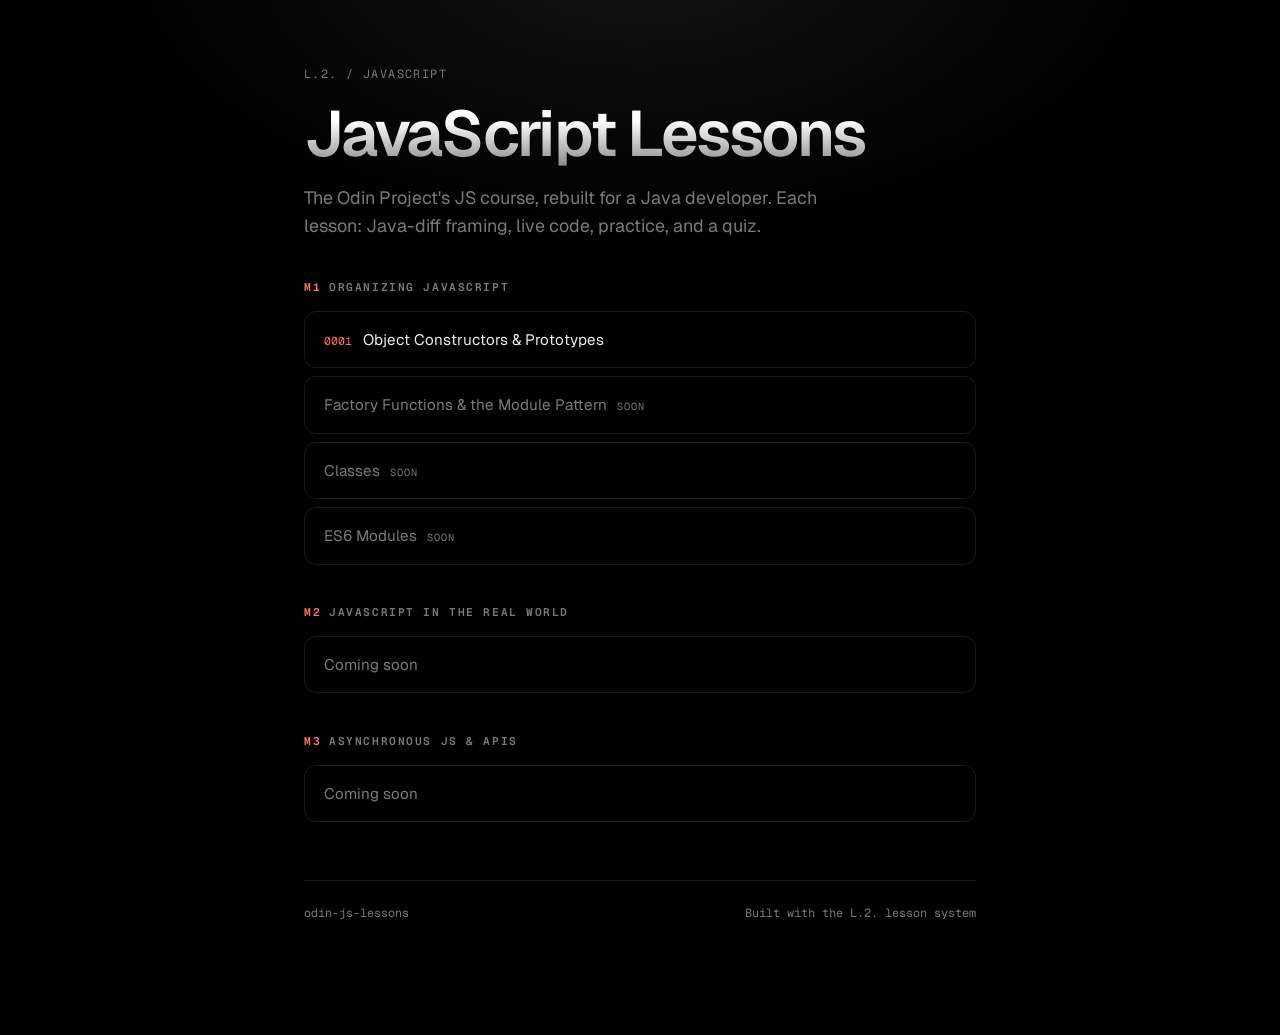
<file: index.html>
<!DOCTYPE html>
<html lang="en">
<head>
<meta charset="utf-8">
<meta name="viewport" content="width=device-width, initial-scale=1">
<title>JavaScript Lessons — L.2.</title>
<link rel="preconnect" href="https://fonts.googleapis.com">
<link rel="preconnect" href="https://fonts.gstatic.com" crossorigin>
<link href="https://fonts.googleapis.com/css2?family=Geist:wght@400;500;600;700&family=Geist+Mono:wght@400;500&display=swap" rel="stylesheet">
<link rel="stylesheet" href="assets/styles.css">
<style>
.mod { margin: 2.4rem 0; }
.mod-h { font-family: var(--mono); font-size: 0.7rem; letter-spacing: 0.14em; text-transform: uppercase; color: var(--muted); font-weight: 600; margin-bottom: 0.9rem; }
.mod-h .n { color: var(--accent); margin-right: 0.5rem; }
a.les, span.les {
  display: block; padding: 0.95rem 1.2rem; margin: 0.5rem 0;
  border: 1px solid var(--border); border-radius: 12px;
  color: var(--text); text-decoration: none; font-size: 0.95rem;
  transition: border-color .2s, background .2s;
}
a.les:hover { border-color: var(--border-hi); background: rgba(255,255,255,0.03); }
a.les .num { font-family: var(--mono); font-size: 0.72rem; color: var(--accent); margin-right: 0.7rem; }
span.les { color: var(--muted); }
span.les .soon { font-family: var(--mono); font-size: 0.64rem; letter-spacing: 0.1em; text-transform: uppercase; margin-left: 0.6rem; }
</style>
</head>
<body>
<main class="lesson">
  <p class="eyebrow">L.2. / JAVASCRIPT</p>
  <h1>JavaScript Lessons</h1>
  <p class="dek">The Odin Project's JS course, rebuilt for a Java developer. Each lesson: Java-diff framing, live code, practice, and a quiz.</p>

  <div class="mod">
    <div class="mod-h"><span class="n">M1</span>Organizing JavaScript</div>
    <a class="les" href="lessons/0001-object-constructors-prototypes.html"><span class="num">0001</span>Object Constructors &amp; Prototypes</a>
    <span class="les">Factory Functions &amp; the Module Pattern<span class="soon">soon</span></span>
    <span class="les">Classes<span class="soon">soon</span></span>
    <span class="les">ES6 Modules<span class="soon">soon</span></span>
  </div>

  <div class="mod">
    <div class="mod-h"><span class="n">M2</span>JavaScript in the Real World</div>
    <span class="les">Coming soon</span>
  </div>

  <div class="mod">
    <div class="mod-h"><span class="n">M3</span>Asynchronous JS &amp; APIs</div>
    <span class="les">Coming soon</span>
  </div>

  <footer class="nav">
    <span>odin-js-lessons</span>
    <span>Built with the L.2. lesson system</span>
  </footer>
</main>
</body>
</html>
</file>
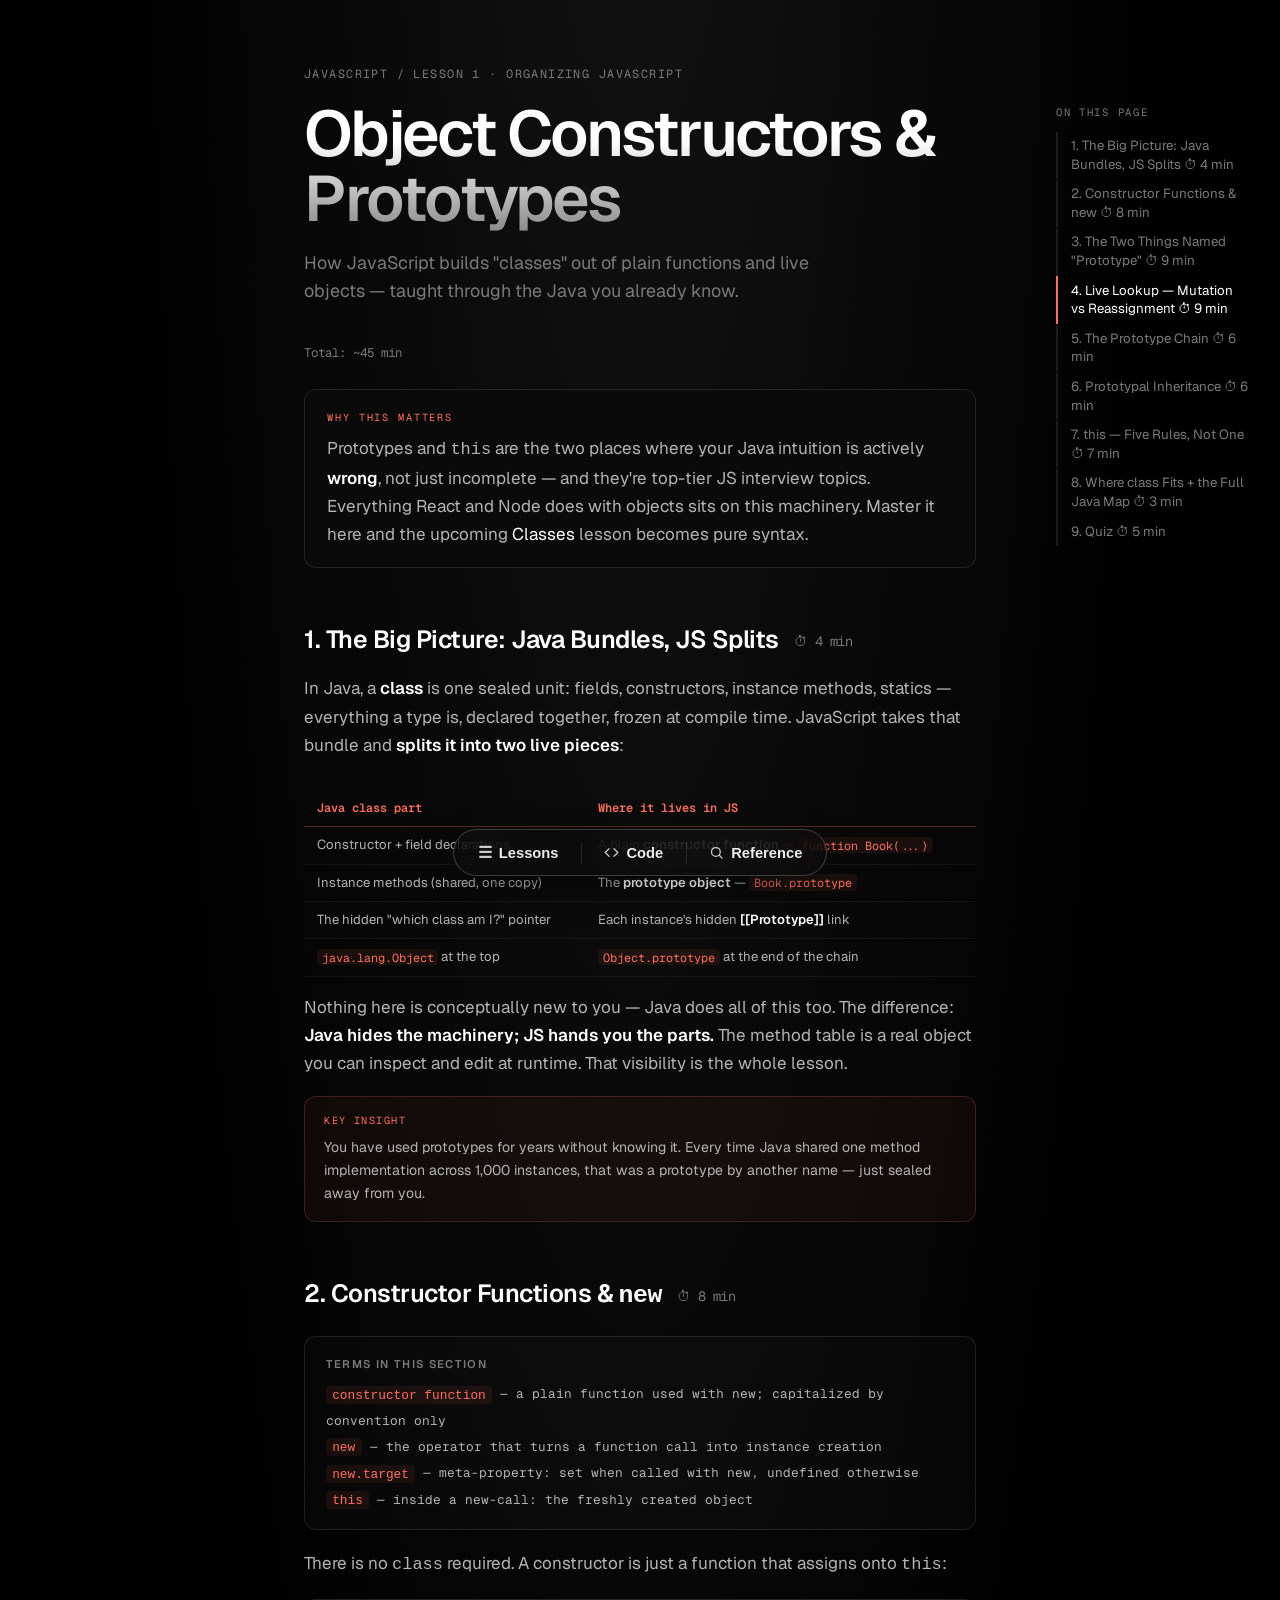
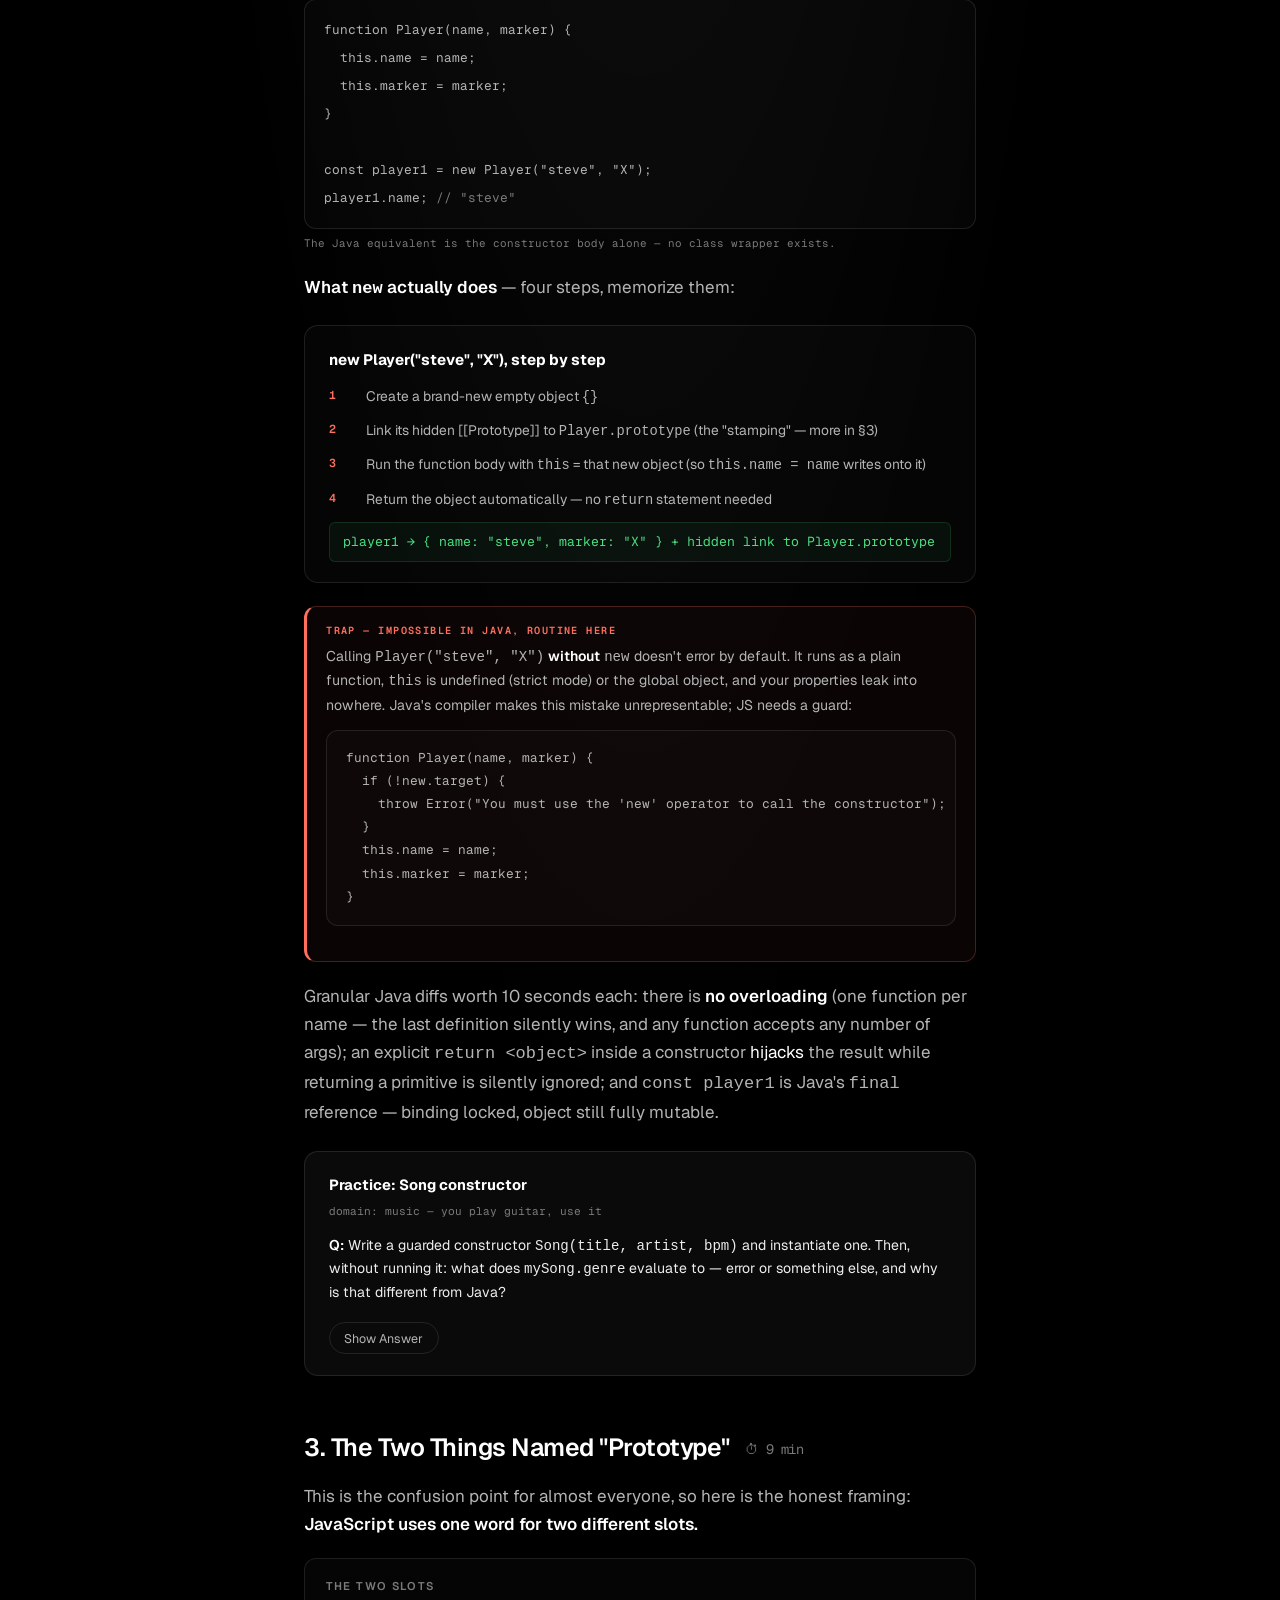
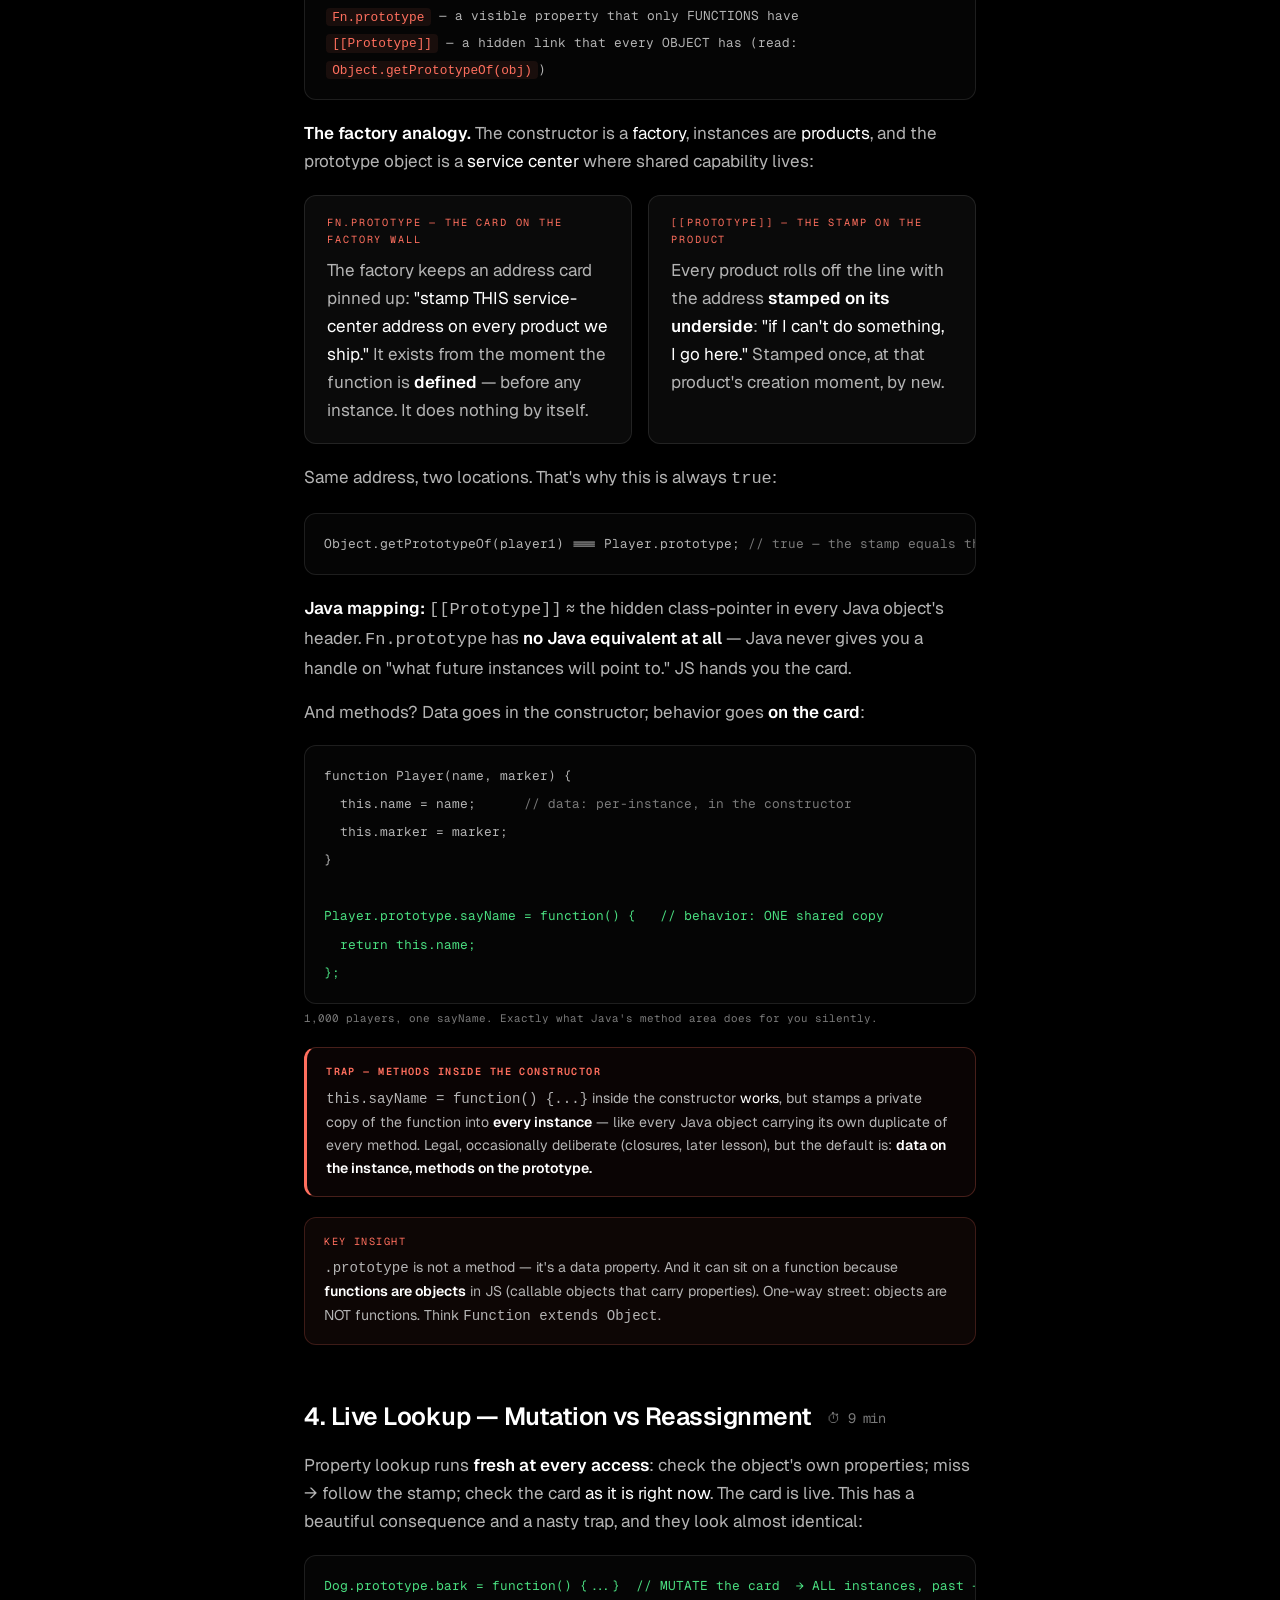
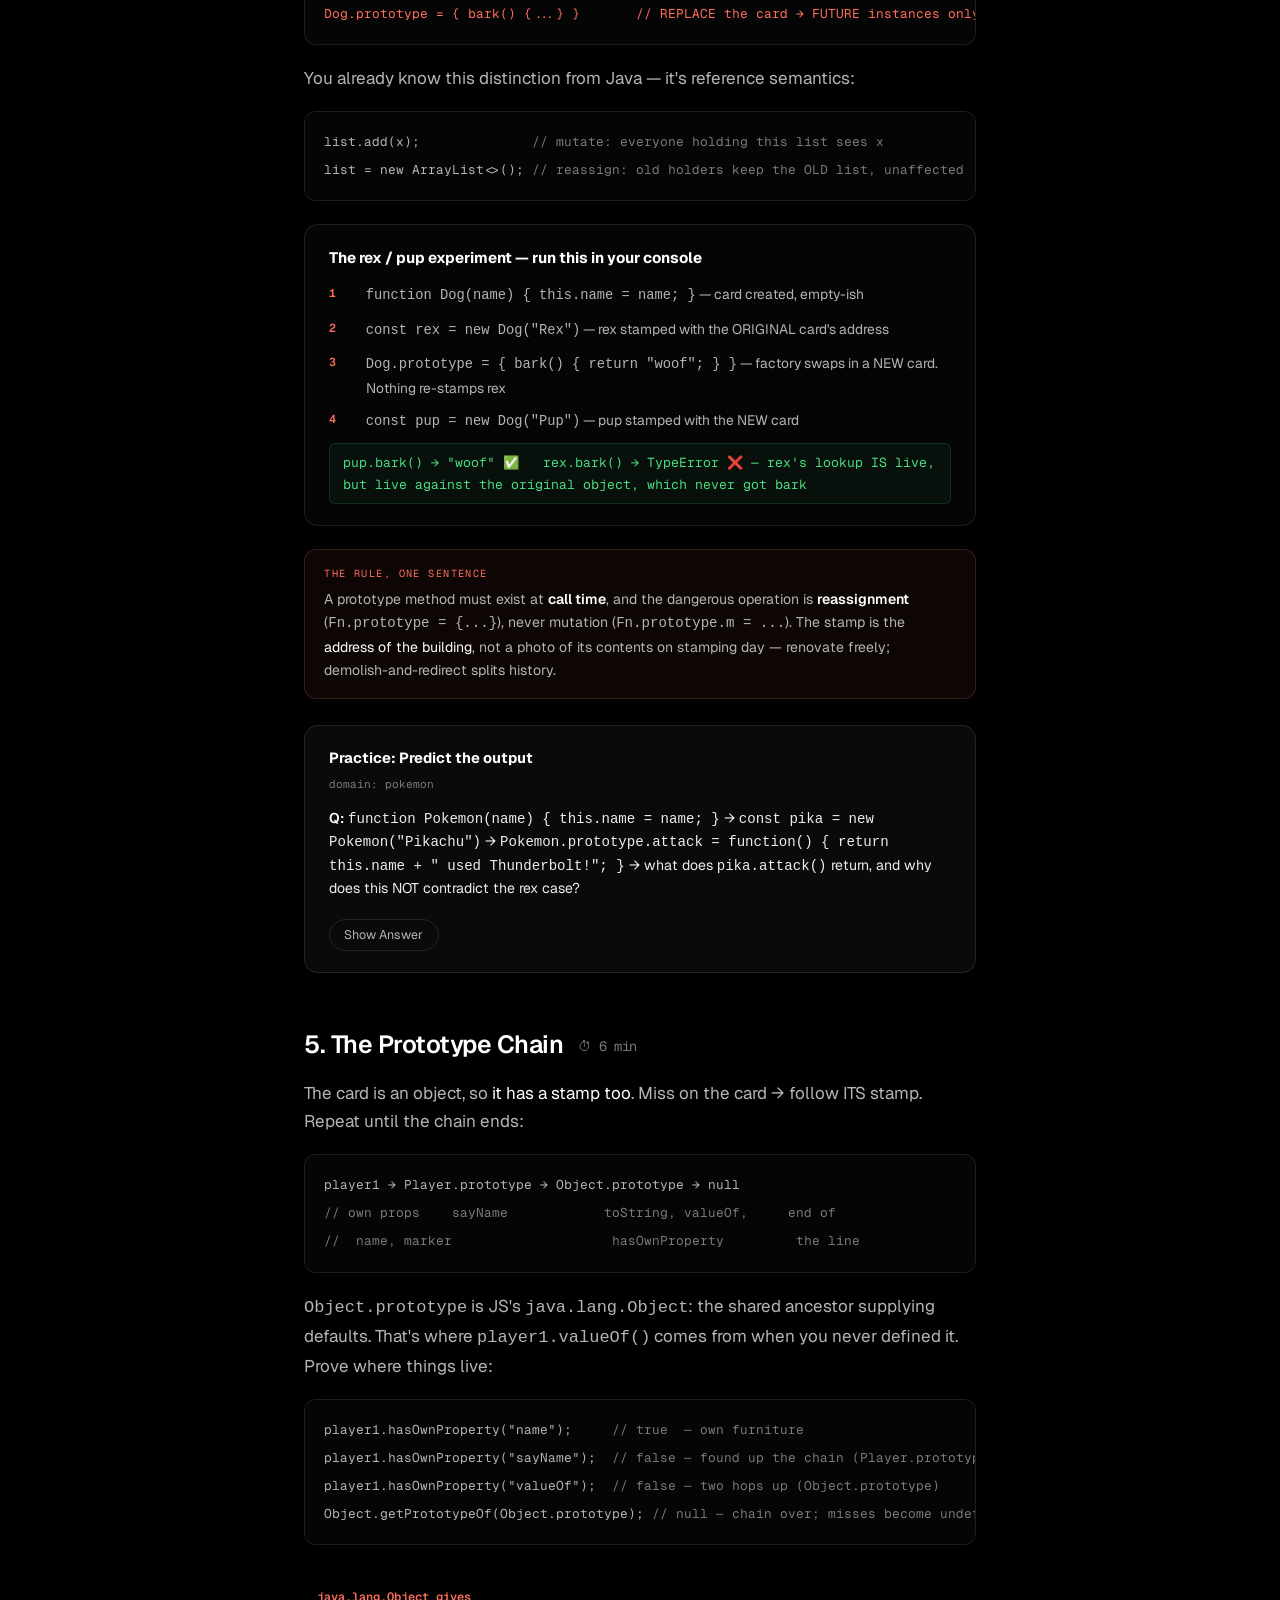
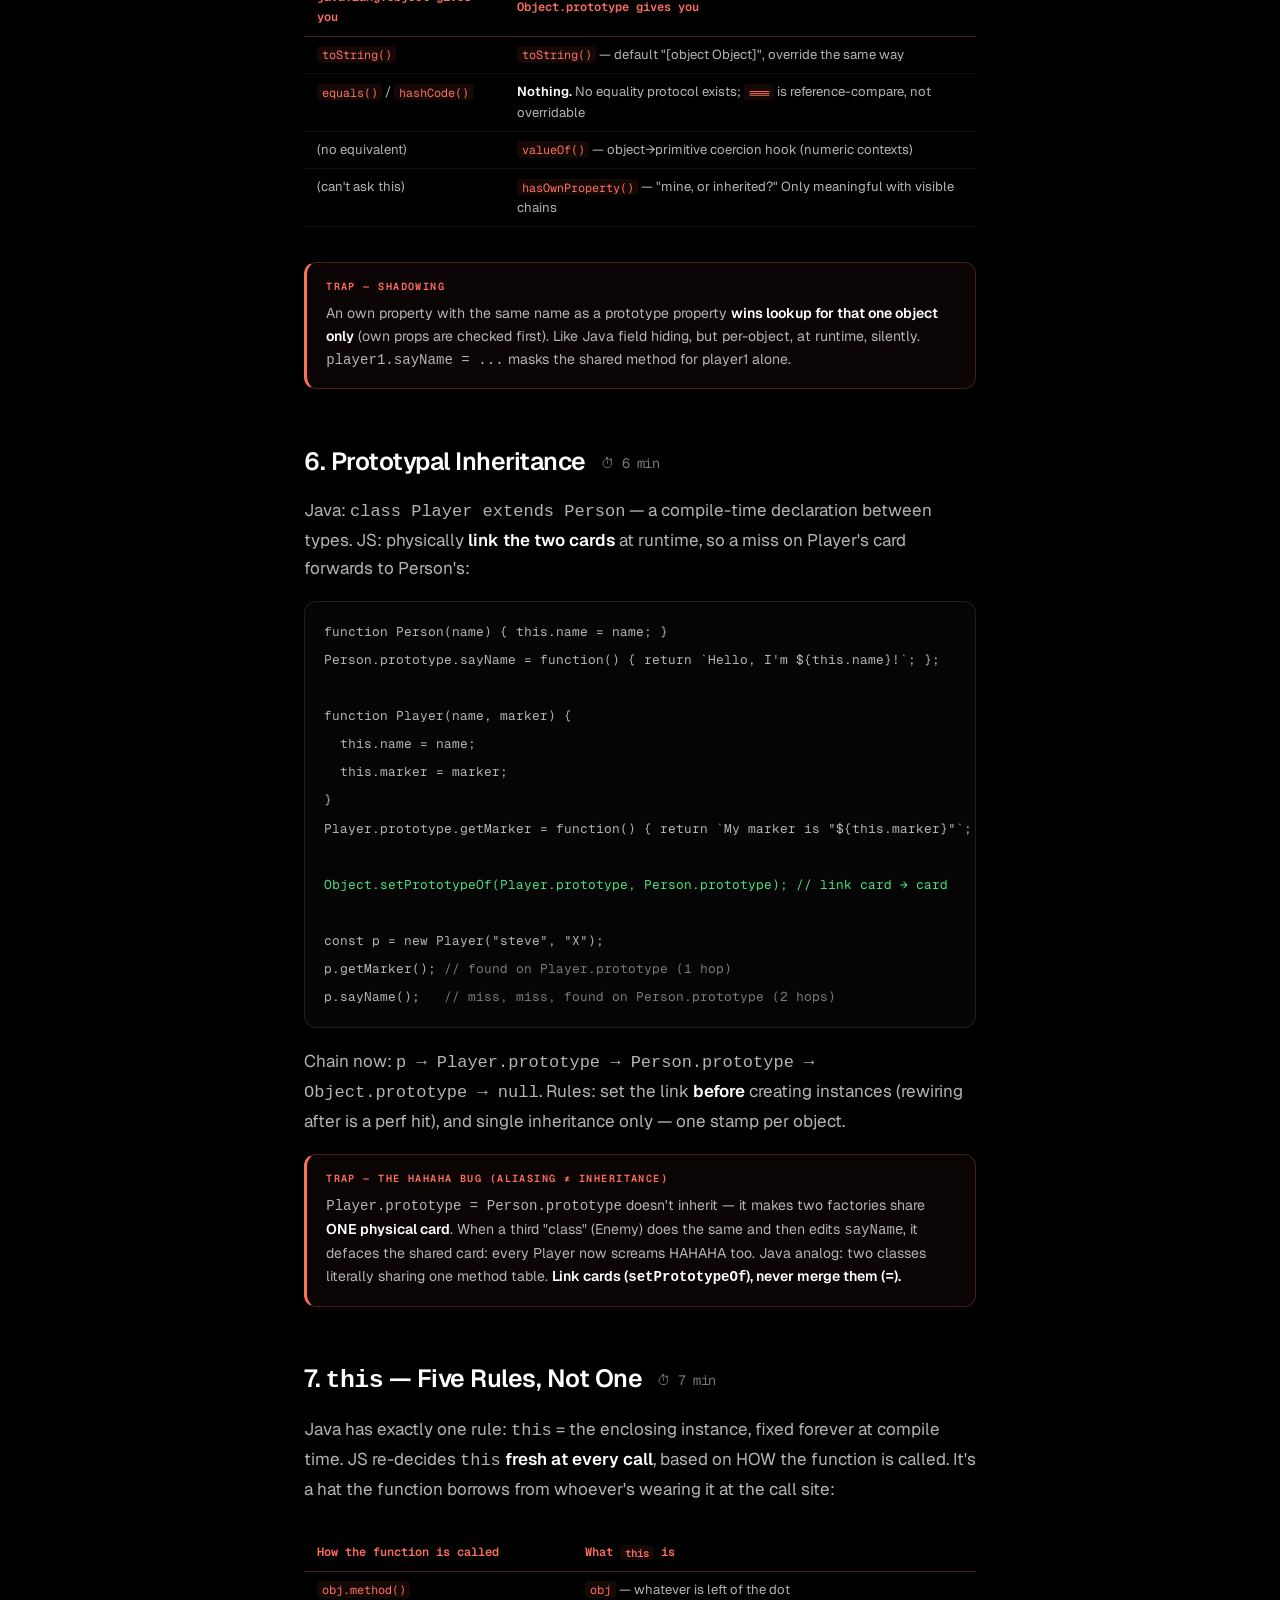
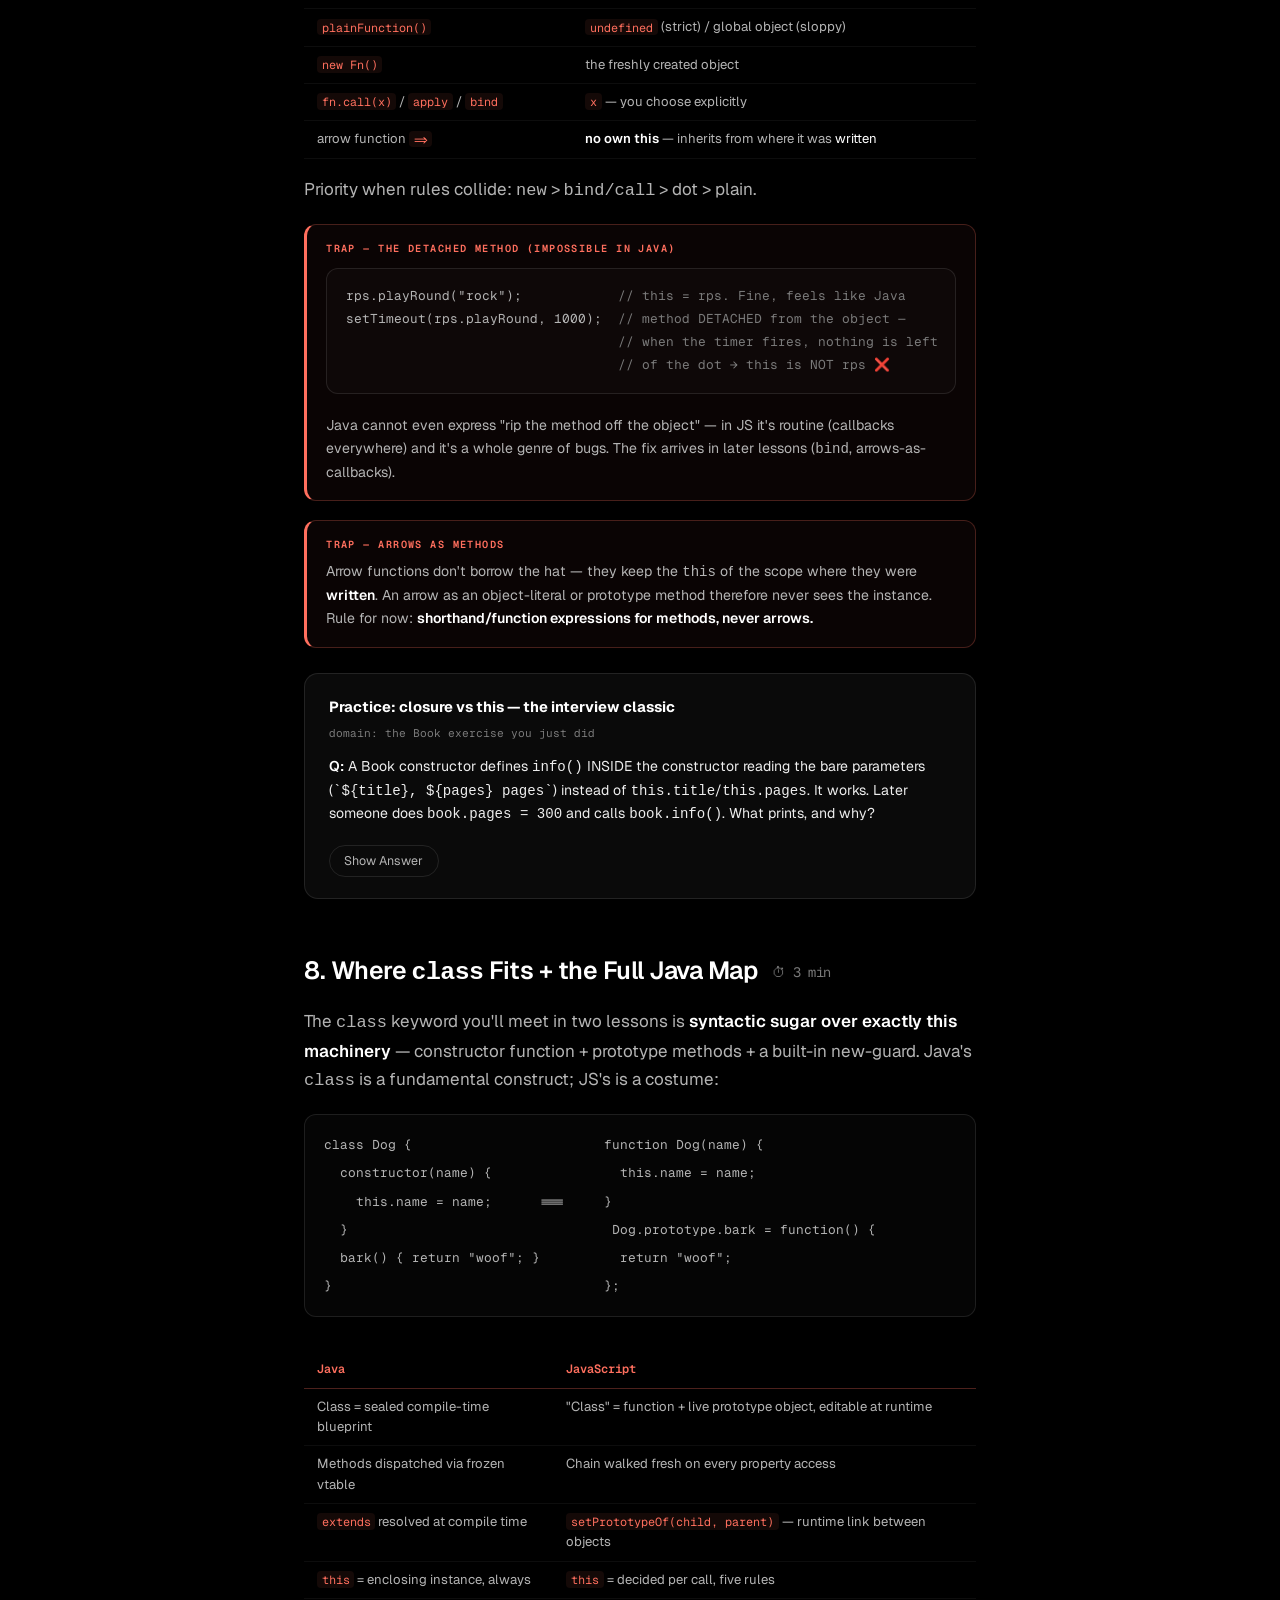
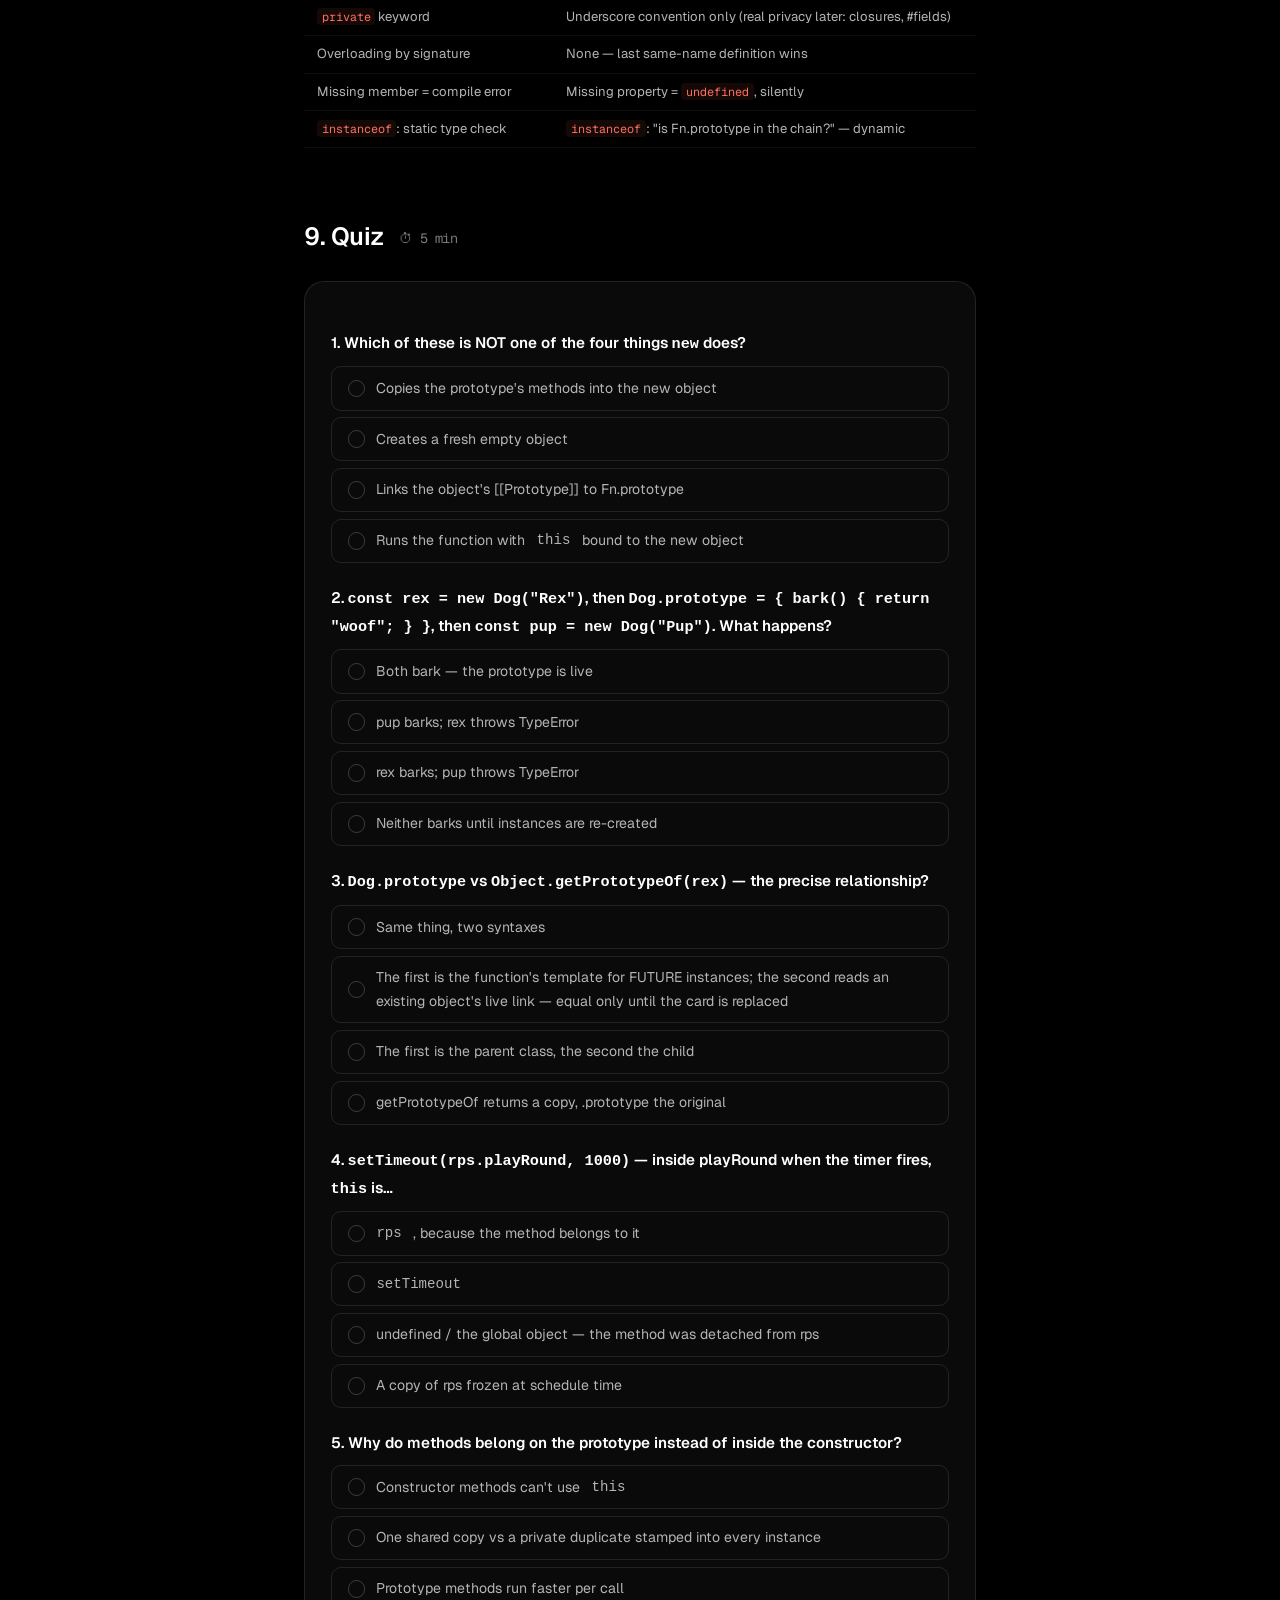
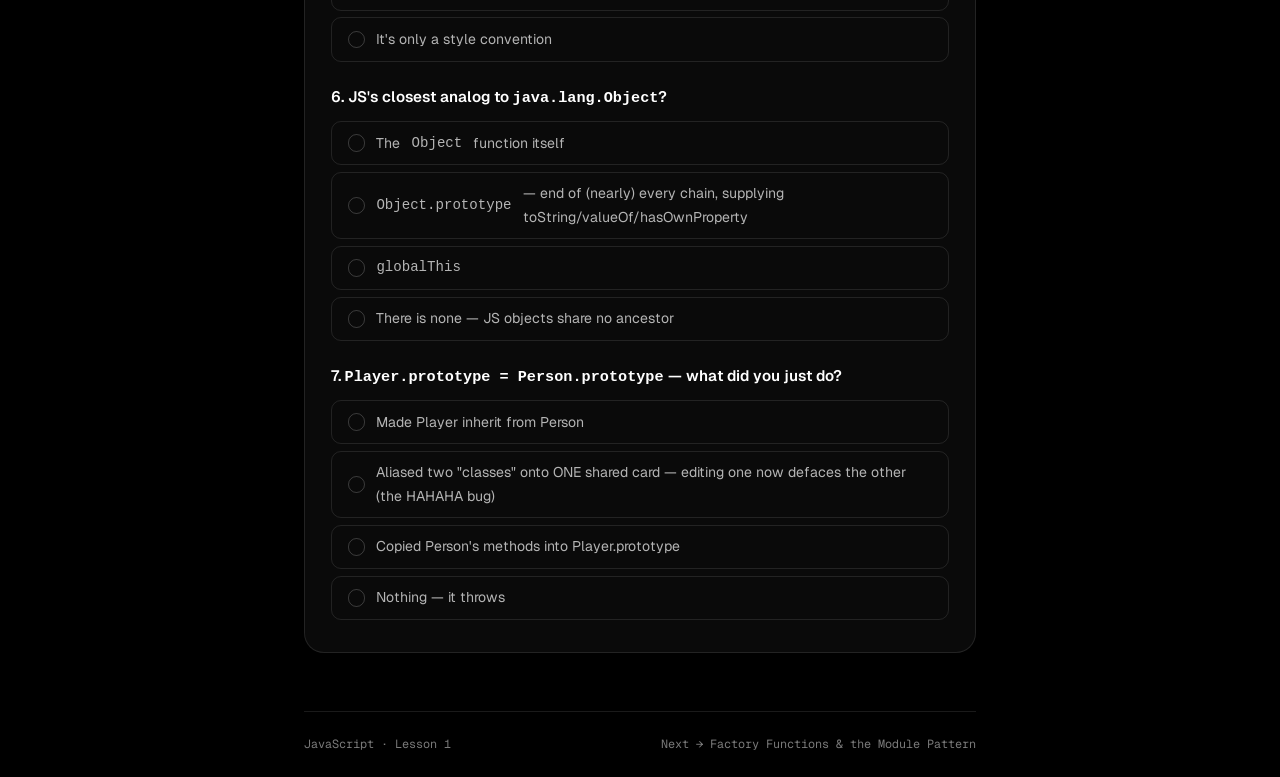
<file: lessons/0001-object-constructors-prototypes.html>
<!DOCTYPE html>
<html lang="en">
<head>
<meta charset="utf-8">
<meta name="viewport" content="width=device-width, initial-scale=1">
<title>Object Constructors &amp; Prototypes — JS for Java Devs</title>
<link rel="preconnect" href="https://fonts.googleapis.com">
<link rel="preconnect" href="https://fonts.gstatic.com" crossorigin>
<link href="https://fonts.googleapis.com/css2?family=Geist:wght@400;500;600;700&family=Geist+Mono:wght@400;500&display=swap" rel="stylesheet">
<link rel="stylesheet" href="../assets/styles.css">
<link rel="stylesheet" href="../assets/toolbar.css">
<style>
/* ---- lesson-specific components ---- */
.symbol-ref {
  background: rgba(255,255,255,0.02); border: 1px solid var(--border);
  border-radius: 12px; padding: 1rem 1.3rem; margin: 1.2rem 0;
  font-family: var(--mono); font-size: 0.8rem; line-height: 2; color: var(--text-soft);
}
.symbol-ref .sym-title {
  font-family: var(--sans); font-size: 0.7rem; letter-spacing: 0.12em;
  text-transform: uppercase; color: var(--muted); margin-bottom: 0.4rem; font-weight: 600;
}
.symbol-ref code { color: var(--accent); background: rgba(255,111,94,0.08); padding: 0.1rem 0.4rem; border-radius: 4px; }

.worked-example { background: rgba(255,255,255,0.02); border: 1px solid var(--border); border-radius: 14px; padding: 1.3rem 1.5rem; margin: 1.4rem 0; }
.worked-example h4 { color: var(--white); margin: 0 0 0.8rem; font-size: 0.95rem; }
.worked-example .step { display: flex; gap: 0.7rem; margin: 0.6rem 0; font-size: 0.86rem; color: var(--text-soft); }
.worked-example .step-num { font-family: var(--mono); font-size: 0.72rem; color: var(--accent); font-weight: 600; min-width: 1.6rem; }
.worked-example .result { font-family: var(--mono); font-size: 0.82rem; color: var(--good); margin-top: 0.6rem; padding: 0.5rem 0.8rem; background: rgba(74,222,128,0.05); border-radius: 6px; border: 1px solid rgba(74,222,128,0.15); }

.trap { background: rgba(255,111,94,0.04); border: 1px solid rgba(255,111,94,0.25); border-left: 3px solid var(--accent); border-radius: 12px; padding: 1rem 1.2rem; margin: 1.2rem 0; font-size: 0.88rem; color: var(--text-soft); }
.trap .tag { font-family: var(--mono); font-size: 0.64rem; letter-spacing: 0.14em; text-transform: uppercase; color: var(--accent); display: block; margin-bottom: 0.35rem; font-weight: 600; }

.insight { background: rgba(255,111,94,0.05); border: 1px solid rgba(255,111,94,0.2); border-radius: 12px; padding: 1rem 1.2rem; margin: 1.2rem 0; font-size: 0.88rem; color: var(--text-soft); }
.insight .tag { font-family: var(--mono); font-size: 0.64rem; letter-spacing: 0.14em; text-transform: uppercase; color: var(--accent); display: block; margin-bottom: 0.35rem; }

.practice { background: var(--surface); border: 1px solid var(--border); border-radius: 14px; padding: 1.3rem 1.5rem; margin: 1.6rem 0; }
.practice h4 { color: var(--white); margin: 0 0 0.3rem; font-size: 0.92rem; }
.practice .domain { font-family: var(--mono); font-size: 0.7rem; color: var(--muted); margin-bottom: 0.8rem; }
.practice .prompt { font-size: 0.88rem; color: var(--text); margin: 0.6rem 0; line-height: 1.6; }
.practice .show-btn { display: inline-flex; padding: 0.4rem 0.9rem; border-radius: 100px; font-size: 0.78rem; cursor: pointer; border: 1px solid var(--border); background: transparent; color: var(--text-soft); font-family: var(--sans); margin-top: 0.6rem; }
.practice .show-btn:hover { border-color: var(--white); color: var(--white); }
.practice .answer { display: none; margin-top: 0.8rem; padding: 0.8rem 1rem; background: rgba(74,222,128,0.04); border: 1px solid rgba(74,222,128,0.15); border-radius: 10px; font-size: 0.84rem; color: var(--text-soft); font-family: var(--mono); line-height: 1.8; }
.practice .answer.visible { display: block; }

.quiz { background: var(--surface); border: 1px solid var(--border); border-radius: 20px; padding: 1.6rem; margin: 1.5rem 0; }
.quiz-q { font-weight: 600; color: var(--white); margin: 1.4rem 0 0.6rem; font-size: 0.95rem; }
.quiz-opts { list-style: none; padding: 0; margin: 0; }
.quiz-opts li { padding: 0.6rem 1rem; margin: 0.4rem 0; border-radius: 10px; cursor: pointer; border: 1px solid var(--border); font-size: 0.88rem; display: flex; align-items: center; gap: 0.7rem; color: var(--text-soft); }
.quiz-opts li .radio { width: 1.1rem; height: 1.1rem; border-radius: 50%; border: 1.5px solid var(--border-hi); flex: none; }
.quiz-opts li.correct { border-color: var(--good); background: rgba(74,222,128,0.06); }
.quiz-opts li.correct .radio { background: var(--good); border-color: var(--good); }
.quiz-opts li.wrong-flash { animation: shake 0.4s ease; border-color: var(--accent); }
@keyframes shake { 0%,100%{transform:translateX(0)} 25%{transform:translateX(-5px)} 75%{transform:translateX(5px)} }
.quiz-answer { display: none; background: rgba(74,222,128,0.06); border: 1px solid rgba(74,222,128,0.2); border-radius: 12px; padding: 1rem; margin-top: 0.8rem; font-size: 0.9rem; color: var(--text-soft); }

/* code blocks in the lesson body */
.code-block { margin: 1.2rem 0; }
.code-block pre { margin: 0; padding: 1rem 1.2rem; overflow-x: auto; background: rgba(255,255,255,0.02); border: 1px solid var(--border); border-radius: 12px; }
.code-block code { font-family: var(--mono); font-size: 0.8rem; line-height: 1.75; color: var(--text-soft); white-space: pre; background: none; padding: 0; }
.code-block .cap { font-family: var(--mono); font-size: 0.68rem; color: var(--muted); margin-top: 0.4rem; }
.code-block .cmt { color: var(--muted); }
.code-block .good-line { color: var(--good); }
.code-block .bad-line { color: var(--accent); }

/* Java vs JS comparison table */
.cmp-table { width: 100%; border-collapse: separate; border-spacing: 0; font-size: 0.82rem; margin: 1rem 0; }
.cmp-table th { color: var(--accent); padding: 0.5rem 0.8rem; text-align: left; font-weight: 600; border-bottom: 1px solid rgba(255,111,94,0.3); font-family: var(--mono); font-size: 0.75rem; }
.cmp-table td { padding: 0.5rem 0.8rem; color: var(--text-soft); text-align: left; border-bottom: 1px solid rgba(255,255,255,0.05); vertical-align: top; line-height: 1.55; }
.cmp-table code { font-family: var(--mono); font-size: 0.9em; color: var(--accent); background: rgba(255,111,94,0.08); padding: 0.05rem 0.3rem; border-radius: 4px; }
.cmp-wrap { overflow-x: auto; }

.time { font-size: 0.55em; font-weight: 400; color: var(--muted); font-family: var(--mono); vertical-align: middle; margin-left: 0.6rem; }

/* two-up grids collapse on mobile */
.duo-grid { display: grid; grid-template-columns: 1fr 1fr; gap: 1rem; margin: 1.2rem 0; }
@media (max-width: 640px) {
  .duo-grid { grid-template-columns: 1fr; }
  .cmp-table { font-size: 0.76rem; }
  .code-block code { font-size: 0.74rem; }
}
</style>
</head>
<body>
<main class="lesson">
  <p class="eyebrow">JAVASCRIPT / Lesson 1 · Organizing JavaScript</p>
  <h1>Object Constructors &amp; Prototypes</h1>
  <p class="dek">How JavaScript builds "classes" out of plain functions and live objects — taught through the Java you already know.</p>
  <p style="font-family:var(--mono);font-size:0.78rem;color:var(--muted);">Total: ~45 min</p>

  <div class="callout reveal">
    <span class="label">Why This Matters</span>
    Prototypes and <code>this</code> are the two places where your Java intuition is actively <strong>wrong</strong>, not just incomplete — and they're top-tier JS interview topics. Everything React and Node does with objects sits on this machinery. Master it here and the upcoming <em>Classes</em> lesson becomes pure syntax.
  </div>

  <!-- ============ 1. BIG PICTURE ============ -->
  <h2 class="reveal">1. The Big Picture: Java Bundles, JS Splits <span class="time">⏱ 4 min</span></h2>

  <p class="reveal">In Java, a <strong>class</strong> is one sealed unit: fields, constructors, instance methods, statics — everything a type is, declared together, frozen at compile time. JavaScript takes that bundle and <strong>splits it into two live pieces</strong>:</p>

  <div class="cmp-wrap reveal">
  <table class="cmp-table">
    <tr><th>Java class part</th><th>Where it lives in JS</th></tr>
    <tr><td>Constructor + field declarations</td><td>A plain <strong>constructor function</strong> — <code>function Book(...)</code></td></tr>
    <tr><td>Instance methods (shared, one copy)</td><td>The <strong>prototype object</strong> — <code>Book.prototype</code></td></tr>
    <tr><td>The hidden "which class am I?" pointer</td><td>Each instance's hidden <strong>[[Prototype]]</strong> link</td></tr>
    <tr><td><code>java.lang.Object</code> at the top</td><td><code>Object.prototype</code> at the end of the chain</td></tr>
  </table>
  </div>

  <p class="reveal">Nothing here is conceptually new to you — Java does all of this too. The difference: <strong>Java hides the machinery; JS hands you the parts.</strong> The method table is a real object you can inspect and edit at runtime. That visibility is the whole lesson.</p>

  <div class="insight reveal">
    <span class="tag">Key Insight</span>
    You have used prototypes for years without knowing it. Every time Java shared one method implementation across 1,000 instances, that was a prototype by another name — just sealed away from you.
  </div>

  <!-- ============ 2. CONSTRUCTORS & NEW ============ -->
  <h2 class="reveal">2. Constructor Functions &amp; <code>new</code> <span class="time">⏱ 8 min</span></h2>

  <div class="symbol-ref reveal">
    <div class="sym-title">Terms in this section</div>
    <code>constructor function</code> — a plain function used with new; capitalized by convention only<br>
    <code>new</code> — the operator that turns a function call into instance creation<br>
    <code>new.target</code> — meta-property: set when called with new, undefined otherwise<br>
    <code>this</code> — inside a new-call: the freshly created object
  </div>

  <p class="reveal">There is no <code>class</code> required. A constructor is just a function that assigns onto <code>this</code>:</p>

  <div class="code-block reveal"><pre><code>function Player(name, marker) {
  this.name = name;
  this.marker = marker;
}

const player1 = new Player("steve", "X");
player1.name; <span class="cmt">// "steve"</span></code></pre>
  <div class="cap">The Java equivalent is the constructor body alone — no class wrapper exists.</div></div>

  <p class="reveal"><strong>What <code>new</code> actually does</strong> — four steps, memorize them:</p>

  <div class="worked-example reveal">
    <h4>new Player("steve", "X"), step by step</h4>
    <div class="step"><span class="step-num">1</span><span>Create a brand-new empty object <code>{}</code></span></div>
    <div class="step"><span class="step-num">2</span><span>Link its hidden [[Prototype]] to <code>Player.prototype</code> (the "stamping" — more in §3)</span></div>
    <div class="step"><span class="step-num">3</span><span>Run the function body with <code>this</code> = that new object (so <code>this.name = name</code> writes onto it)</span></div>
    <div class="step"><span class="step-num">4</span><span>Return the object automatically — no <code>return</code> statement needed</span></div>
    <div class="result">player1 → { name: "steve", marker: "X" } + hidden link to Player.prototype</div>
  </div>

  <div class="trap reveal">
    <span class="tag">Trap — impossible in Java, routine here</span>
    Calling <code>Player("steve", "X")</code> <strong>without</strong> <code>new</code> doesn't error by default. It runs as a plain function, <code>this</code> is undefined (strict mode) or the global object, and your properties leak into nowhere. Java's compiler makes this mistake unrepresentable; JS needs a guard:
    <div class="code-block" style="margin-top:0.8rem;"><pre><code>function Player(name, marker) {
  if (!new.target) {
    throw Error("You must use the 'new' operator to call the constructor");
  }
  this.name = name;
  this.marker = marker;
}</code></pre></div>
  </div>

  <p class="reveal">Granular Java diffs worth 10 seconds each: there is <strong>no overloading</strong> (one function per name — the last definition silently wins, and any function accepts any number of args); an explicit <code>return &lt;object&gt;</code> inside a constructor <em>hijacks</em> the result while returning a primitive is silently ignored; and <code>const player1</code> is Java's <code>final</code> reference — binding locked, object still fully mutable.</p>

  <div class="practice reveal">
    <h4>Practice: Song constructor</h4>
    <div class="domain">domain: music — you play guitar, use it</div>
    <p class="prompt"><strong>Q:</strong> Write a guarded constructor <code>Song(title, artist, bpm)</code> and instantiate one. Then, without running it: what does <code>mySong.genre</code> evaluate to — error or something else, and why is that different from Java?</p>
    <button class="show-btn" onclick="this.nextElementSibling.classList.toggle('visible')">Show Answer</button>
    <div class="answer">function Song(title, artist, bpm) {<br>&nbsp;&nbsp;if (!new.target) throw Error("use new");<br>&nbsp;&nbsp;this.title = title;<br>&nbsp;&nbsp;this.artist = artist;<br>&nbsp;&nbsp;this.bpm = bpm;<br>}<br>const mySong = new Song("Neon", "John Mayer", 122);<br><br>mySong.genre → undefined. No compile error, no exception — JS returns undefined for any missing property. Java would refuse to compile. This is the #1 silent-bug class for Java devs: typos fail three functions later, not at the read.</div>
  </div>

  <!-- ============ 3. TWO THINGS NAMED PROTOTYPE ============ -->
  <h2 class="reveal">3. The Two Things Named "Prototype" <span class="time">⏱ 9 min</span></h2>

  <p class="reveal">This is the confusion point for almost everyone, so here is the honest framing: <strong>JavaScript uses one word for two different slots.</strong></p>

  <div class="symbol-ref reveal">
    <div class="sym-title">The two slots</div>
    <code>Fn.prototype</code> — a visible property that only FUNCTIONS have<br>
    <code>[[Prototype]]</code> — a hidden link that every OBJECT has (read: <code>Object.getPrototypeOf(obj)</code>)
  </div>

  <p class="reveal"><strong>The factory analogy.</strong> The constructor is a <em>factory</em>, instances are <em>products</em>, and the prototype object is a <em>service center</em> where shared capability lives:</p>

  <div class="duo-grid reveal">
    <div class="callout" style="margin:0;">
      <span class="label">Fn.prototype — the card on the factory wall</span>
      The factory keeps an address card pinned up: <em>"stamp THIS service-center address on every product we ship."</em> It exists from the moment the function is <strong>defined</strong> — before any instance. It does nothing by itself.
    </div>
    <div class="callout" style="margin:0;">
      <span class="label">[[Prototype]] — the stamp on the product</span>
      Every product rolls off the line with the address <strong>stamped on its underside</strong>: <em>"if I can't do something, I go here."</em> Stamped once, at that product's creation moment, by <code>new</code>.
    </div>
  </div>

  <p class="reveal">Same address, two locations. That's why this is always <code>true</code>:</p>

  <div class="code-block reveal"><pre><code>Object.getPrototypeOf(player1) === Player.prototype; <span class="cmt">// true — the stamp equals the card it was copied from</span></code></pre></div>

  <p class="reveal"><strong>Java mapping:</strong> <code>[[Prototype]]</code> ≈ the hidden class-pointer in every Java object's header. <code>Fn.prototype</code> has <strong>no Java equivalent at all</strong> — Java never gives you a handle on "what future instances will point to." JS hands you the card.</p>

  <p class="reveal">And methods? Data goes in the constructor; behavior goes <strong>on the card</strong>:</p>

  <div class="code-block reveal"><pre><code>function Player(name, marker) {
  this.name = name;      <span class="cmt">// data: per-instance, in the constructor</span>
  this.marker = marker;
}

<span class="good-line">Player.prototype.sayName = function() {   // behavior: ONE shared copy</span>
<span class="good-line">  return this.name;</span>
<span class="good-line">};</span></code></pre>
  <div class="cap">1,000 players, one sayName. Exactly what Java's method area does for you silently.</div></div>

  <div class="trap reveal">
    <span class="tag">Trap — methods inside the constructor</span>
    <code>this.sayName = function() {...}</code> inside the constructor <em>works</em>, but stamps a private copy of the function into <strong>every instance</strong> — like every Java object carrying its own duplicate of every method. Legal, occasionally deliberate (closures, later lesson), but the default is: <strong>data on the instance, methods on the prototype.</strong>
  </div>

  <div class="insight reveal">
    <span class="tag">Key Insight</span>
    <code>.prototype</code> is not a method — it's a data property. And it can sit on a function because <strong>functions are objects</strong> in JS (callable objects that carry properties). One-way street: objects are NOT functions. Think <code>Function extends Object</code>.
  </div>

  <!-- ============ 4. LIVE LOOKUP & THE TRAP ============ -->
  <h2 class="reveal">4. Live Lookup — Mutation vs Reassignment <span class="time">⏱ 9 min</span></h2>

  <p class="reveal">Property lookup runs <strong>fresh at every access</strong>: check the object's own properties; miss → follow the stamp; check the card <em>as it is right now</em>. The card is live. This has a beautiful consequence and a nasty trap, and they look almost identical:</p>

  <div class="code-block reveal"><pre><code><span class="good-line">Dog.prototype.bark = function() {...}  // MUTATE the card  → ALL instances, past + future ✅</span>
<span class="bad-line">Dog.prototype = { bark() {...} }       // REPLACE the card → FUTURE instances only ⚠️</span></code></pre></div>

  <p class="reveal">You already know this distinction from Java — it's reference semantics:</p>

  <div class="code-block reveal"><pre><code>list.add(x);              <span class="cmt">// mutate: everyone holding this list sees x</span>
list = new ArrayList&lt;&gt;(); <span class="cmt">// reassign: old holders keep the OLD list, unaffected</span></code></pre></div>

  <div class="worked-example reveal">
    <h4>The rex / pup experiment — run this in your console</h4>
    <div class="step"><span class="step-num">1</span><span><code>function Dog(name) { this.name = name; }</code> — card created, empty-ish</span></div>
    <div class="step"><span class="step-num">2</span><span><code>const rex = new Dog("Rex")</code> — rex stamped with the ORIGINAL card's address</span></div>
    <div class="step"><span class="step-num">3</span><span><code>Dog.prototype = { bark() { return "woof"; } }</code> — factory swaps in a NEW card. Nothing re-stamps rex</span></div>
    <div class="step"><span class="step-num">4</span><span><code>const pup = new Dog("Pup")</code> — pup stamped with the NEW card</span></div>
    <div class="result">pup.bark() → "woof" ✅&nbsp;&nbsp;&nbsp;rex.bark() → TypeError ❌ — rex's lookup IS live, but live against the original object, which never got bark</div>
  </div>

  <div class="insight reveal">
    <span class="tag">The rule, one sentence</span>
    A prototype method must exist at <strong>call time</strong>, and the dangerous operation is <strong>reassignment</strong> (<code>Fn.prototype = {...}</code>), never mutation (<code>Fn.prototype.m = ...</code>). The stamp is the <em>address of the building</em>, not a photo of its contents on stamping day — renovate freely; demolish-and-redirect splits history.
  </div>

  <div class="practice reveal">
    <h4>Practice: Predict the output</h4>
    <div class="domain">domain: pokemon</div>
    <p class="prompt"><strong>Q:</strong> <code>function Pokemon(name) { this.name = name; }</code> → <code>const pika = new Pokemon("Pikachu")</code> → <code>Pokemon.prototype.attack = function() { return this.name + " used Thunderbolt!"; }</code> → what does <code>pika.attack()</code> return, and why does this NOT contradict the rex case?</p>
    <button class="show-btn" onclick="this.nextElementSibling.classList.toggle('visible')">Show Answer</button>
    <div class="answer">"Pikachu used Thunderbolt!" — works fine.<br><br>This is MUTATION (writing onto the existing card via dot), so pika's live lookup finds attack at call time even though pika was created first. rex broke because his card was REPLACED (=), orphaning him on the old object. Dot-write = renovation; equals-write on .prototype = demolition.</div>
  </div>

  <!-- ============ 5. THE CHAIN ============ -->
  <h2 class="reveal">5. The Prototype Chain <span class="time">⏱ 6 min</span></h2>

  <p class="reveal">The card is an object, so <em>it has a stamp too</em>. Miss on the card → follow ITS stamp. Repeat until the chain ends:</p>

  <div class="code-block reveal"><pre><code>player1 → Player.prototype → Object.prototype → null
<span class="cmt">// own props    sayName            toString, valueOf,     end of
//  name, marker                    hasOwnProperty         the line</span></code></pre></div>

  <p class="reveal"><code>Object.prototype</code> is JS's <code>java.lang.Object</code>: the shared ancestor supplying defaults. That's where <code>player1.valueOf()</code> comes from when you never defined it. Prove where things live:</p>

  <div class="code-block reveal"><pre><code>player1.hasOwnProperty("name");     <span class="cmt">// true  — own furniture</span>
player1.hasOwnProperty("sayName");  <span class="cmt">// false — found up the chain (Player.prototype)</span>
player1.hasOwnProperty("valueOf");  <span class="cmt">// false — two hops up (Object.prototype)</span>
Object.getPrototypeOf(Object.prototype); <span class="cmt">// null — chain over; misses become undefined</span></code></pre></div>

  <div class="cmp-wrap reveal">
  <table class="cmp-table">
    <tr><th>java.lang.Object gives you</th><th>Object.prototype gives you</th></tr>
    <tr><td><code>toString()</code></td><td><code>toString()</code> — default "[object Object]", override the same way</td></tr>
    <tr><td><code>equals()</code> / <code>hashCode()</code></td><td><strong>Nothing.</strong> No equality protocol exists; <code>===</code> is reference-compare, not overridable</td></tr>
    <tr><td>(no equivalent)</td><td><code>valueOf()</code> — object→primitive coercion hook (numeric contexts)</td></tr>
    <tr><td>(can't ask this)</td><td><code>hasOwnProperty()</code> — "mine, or inherited?" Only meaningful with visible chains</td></tr>
  </table>
  </div>

  <div class="trap reveal">
    <span class="tag">Trap — shadowing</span>
    An own property with the same name as a prototype property <strong>wins lookup for that one object only</strong> (own props are checked first). Like Java field hiding, but per-object, at runtime, silently. <code>player1.sayName = ...</code> masks the shared method for player1 alone.
  </div>

  <!-- ============ 6. INHERITANCE ============ -->
  <h2 class="reveal">6. Prototypal Inheritance <span class="time">⏱ 6 min</span></h2>

  <p class="reveal">Java: <code>class Player extends Person</code> — a compile-time declaration between types. JS: physically <strong>link the two cards</strong> at runtime, so a miss on Player's card forwards to Person's:</p>

  <div class="code-block reveal"><pre><code>function Person(name) { this.name = name; }
Person.prototype.sayName = function() { return `Hello, I'm ${this.name}!`; };

function Player(name, marker) {
  this.name = name;
  this.marker = marker;
}
Player.prototype.getMarker = function() { return `My marker is "${this.marker}"`; };

<span class="good-line">Object.setPrototypeOf(Player.prototype, Person.prototype); // link card → card</span>

const p = new Player("steve", "X");
p.getMarker(); <span class="cmt">// found on Player.prototype (1 hop)</span>
p.sayName();   <span class="cmt">// miss, miss, found on Person.prototype (2 hops)</span></code></pre></div>

  <p class="reveal">Chain now: <code>p → Player.prototype → Person.prototype → Object.prototype → null</code>. Rules: set the link <strong>before</strong> creating instances (rewiring after is a perf hit), and single inheritance only — one stamp per object.</p>

  <div class="trap reveal">
    <span class="tag">Trap — the HAHAHA bug (aliasing ≠ inheritance)</span>
    <code>Player.prototype = Person.prototype</code> doesn't inherit — it makes two factories share <strong>ONE physical card</strong>. When a third "class" (Enemy) does the same and then edits <code>sayName</code>, it defaces the shared card: every Player now screams HAHAHA too. Java analog: two classes literally sharing one method table. <strong>Link cards (<code>setPrototypeOf</code>), never merge them (<code>=</code>).</strong>
  </div>

  <!-- ============ 7. THIS ============ -->
  <h2 class="reveal">7. <code>this</code> — Five Rules, Not One <span class="time">⏱ 7 min</span></h2>

  <p class="reveal">Java has exactly one rule: <code>this</code> = the enclosing instance, fixed forever at compile time. JS re-decides <code>this</code> <strong>fresh at every call</strong>, based on HOW the function is called. It's a hat the function borrows from whoever's wearing it at the call site:</p>

  <div class="cmp-wrap reveal">
  <table class="cmp-table">
    <tr><th>How the function is called</th><th>What <code>this</code> is</th></tr>
    <tr><td><code>obj.method()</code></td><td><code>obj</code> — whatever is left of the dot</td></tr>
    <tr><td><code>plainFunction()</code></td><td><code>undefined</code> (strict) / global object (sloppy)</td></tr>
    <tr><td><code>new Fn()</code></td><td>the freshly created object</td></tr>
    <tr><td><code>fn.call(x)</code> / <code>apply</code> / <code>bind</code></td><td><code>x</code> — you choose explicitly</td></tr>
    <tr><td>arrow function <code>=&gt;</code></td><td><strong>no own this</strong> — inherits from where it was <em>written</em></td></tr>
  </table>
  </div>

  <p class="reveal">Priority when rules collide: <code>new</code> &gt; <code>bind/call</code> &gt; dot &gt; plain.</p>

  <div class="trap reveal">
    <span class="tag">Trap — the detached method (impossible in Java)</span>
    <div class="code-block" style="margin-top:0.6rem;"><pre><code>rps.playRound("rock");            <span class="cmt">// this = rps. Fine, feels like Java</span>
setTimeout(rps.playRound, 1000);  <span class="cmt">// method DETACHED from the object —</span>
                                  <span class="cmt">// when the timer fires, nothing is left</span>
                                  <span class="cmt">// of the dot → this is NOT rps ❌</span></code></pre></div>
    Java cannot even express "rip the method off the object" — in JS it's routine (callbacks everywhere) and it's a whole genre of bugs. The fix arrives in later lessons (<code>bind</code>, arrows-as-callbacks).
  </div>

  <div class="trap reveal">
    <span class="tag">Trap — arrows as methods</span>
    Arrow functions don't borrow the hat — they keep the <code>this</code> of the scope where they were <strong>written</strong>. An arrow as an object-literal or prototype method therefore never sees the instance. Rule for now: <strong>shorthand/function expressions for methods, never arrows.</strong>
  </div>

  <div class="practice reveal">
    <h4>Practice: closure vs this — the interview classic</h4>
    <div class="domain">domain: the Book exercise you just did</div>
    <p class="prompt"><strong>Q:</strong> A Book constructor defines <code>info()</code> INSIDE the constructor reading the bare parameters (<code>`${title}, ${pages} pages`</code>) instead of <code>this.title</code>/<code>this.pages</code>. It works. Later someone does <code>book.pages = 300</code> and calls <code>book.info()</code>. What prints, and why?</p>
    <button class="show-btn" onclick="this.nextElementSibling.classList.toggle('visible')">Show Answer</button>
    <div class="answer">It still prints the OLD page count (e.g. 295). The inner function read the constructor's PARAMETERS via closure — variables captured at construction — not the object's properties. book.pages = 300 updated the object; the closure variables never change. Reading through this.pages follows the live object and prints 300. Two storage locations, one stale. Moving info() to the prototype forces the fix: prototype methods have no access to constructor parameters, so everything must ride in on `this`.</div>
  </div>

  <!-- ============ 8. CLASS PREVIEW + CHEAT TABLE ============ -->
  <h2 class="reveal">8. Where <code>class</code> Fits + the Full Java Map <span class="time">⏱ 3 min</span></h2>

  <p class="reveal">The <code>class</code> keyword you'll meet in two lessons is <strong>syntactic sugar over exactly this machinery</strong> — constructor function + prototype methods + a built-in new-guard. Java's <code>class</code> is a fundamental construct; JS's is a costume:</p>

  <div class="code-block reveal"><pre><code>class Dog {                        function Dog(name) {
  constructor(name) {                this.name = name;
    this.name = name;      ===     }
  }                                 Dog.prototype.bark = function() {
  bark() { return "woof"; }          return "woof";
}                                  };</code></pre></div>

  <div class="cmp-wrap reveal">
  <table class="cmp-table">
    <tr><th>Java</th><th>JavaScript</th></tr>
    <tr><td>Class = sealed compile-time blueprint</td><td>"Class" = function + live prototype object, editable at runtime</td></tr>
    <tr><td>Methods dispatched via frozen vtable</td><td>Chain walked fresh on every property access</td></tr>
    <tr><td><code>extends</code> resolved at compile time</td><td><code>setPrototypeOf(child, parent)</code> — runtime link between objects</td></tr>
    <tr><td><code>this</code> = enclosing instance, always</td><td><code>this</code> = decided per call, five rules</td></tr>
    <tr><td><code>private</code> keyword</td><td>Underscore convention only (real privacy later: closures, #fields)</td></tr>
    <tr><td>Overloading by signature</td><td>None — last same-name definition wins</td></tr>
    <tr><td>Missing member = compile error</td><td>Missing property = <code>undefined</code>, silently</td></tr>
    <tr><td><code>instanceof</code>: static type check</td><td><code>instanceof</code>: "is Fn.prototype in the chain?" — dynamic</td></tr>
  </table>
  </div>

  <!-- ============ QUIZ ============ -->
  <h2 class="reveal">9. Quiz <span class="time">⏱ 5 min</span></h2>

  <div class="quiz reveal">
    <p class="quiz-q">1. Which of these is NOT one of the four things <code>new</code> does?</p>
    <ul class="quiz-opts">
      <li onclick="reveal('qa1', this, 0, 0)"><span class="radio"></span>Copies the prototype's methods into the new object</li>
      <li onclick="reveal('qa1', this, 1, 0)"><span class="radio"></span>Creates a fresh empty object</li>
      <li onclick="reveal('qa1', this, 2, 0)"><span class="radio"></span>Links the object's [[Prototype]] to Fn.prototype</li>
      <li onclick="reveal('qa1', this, 3, 0)"><span class="radio"></span>Runs the function with <code>this</code> bound to the new object</li>
    </ul>
    <div class="quiz-answer" id="qa1">Nothing is ever copied — that's the whole point. Instances hold a LINK (the stamp), and lookup walks to the shared card at call time. If methods were copied, mutating the prototype later couldn't reach existing instances (but it does).</div>

    <p class="quiz-q">2. <code>const rex = new Dog("Rex")</code>, then <code>Dog.prototype = { bark() { return "woof"; } }</code>, then <code>const pup = new Dog("Pup")</code>. What happens?</p>
    <ul class="quiz-opts">
      <li onclick="reveal('qa2', this, 0, 1)"><span class="radio"></span>Both bark — the prototype is live</li>
      <li onclick="reveal('qa2', this, 1, 1)"><span class="radio"></span>pup barks; rex throws TypeError</li>
      <li onclick="reveal('qa2', this, 2, 1)"><span class="radio"></span>rex barks; pup throws TypeError</li>
      <li onclick="reveal('qa2', this, 3, 1)"><span class="radio"></span>Neither barks until instances are re-created</li>
    </ul>
    <div class="quiz-answer" id="qa2">Reassignment REPLACES the card. rex keeps his original stamp (old object, no bark) — stamps are never updated. pup, created after the swap, points at the new card. Mutation (<code>Dog.prototype.bark = ...</code>) would have reached both.</div>

    <p class="quiz-q">3. <code>Dog.prototype</code> vs <code>Object.getPrototypeOf(rex)</code> — the precise relationship?</p>
    <ul class="quiz-opts">
      <li onclick="reveal('qa3', this, 0, 2)"><span class="radio"></span>Same thing, two syntaxes</li>
      <li onclick="reveal('qa3', this, 1, 2)"><span class="radio"></span>The first is the function's template for FUTURE instances; the second reads an existing object's live link — equal only until the card is replaced</li>
      <li onclick="reveal('qa3', this, 2, 2)"><span class="radio"></span>The first is the parent class, the second the child</li>
      <li onclick="reveal('qa3', this, 3, 2)"><span class="radio"></span>getPrototypeOf returns a copy, .prototype the original</li>
    </ul>
    <div class="quiz-answer" id="qa3">Card on the factory wall vs stamp on the product. They point at the same object right after <code>new</code>, but they are different slots — reassign <code>Dog.prototype</code> and existing stamps stop matching it (the rex/pup split).</div>

    <p class="quiz-q">4. <code>setTimeout(rps.playRound, 1000)</code> — inside playRound when the timer fires, <code>this</code> is…</p>
    <ul class="quiz-opts">
      <li onclick="reveal('qa4', this, 0, 3)"><span class="radio"></span><code>rps</code>, because the method belongs to it</li>
      <li onclick="reveal('qa4', this, 1, 3)"><span class="radio"></span><code>setTimeout</code></li>
      <li onclick="reveal('qa4', this, 2, 3)"><span class="radio"></span>undefined / the global object — the method was detached from rps</li>
      <li onclick="reveal('qa4', this, 3, 3)"><span class="radio"></span>A copy of rps frozen at schedule time</li>
    </ul>
    <div class="quiz-answer" id="qa4"><code>this</code> is decided at CALL time by what's left of the dot. Passing <code>rps.playRound</code> hands over the bare function; when the timer calls it, nothing is left of the dot. Java's <code>this</code> is fixed at compile time — this bug class doesn't exist there.</div>

    <p class="quiz-q">5. Why do methods belong on the prototype instead of inside the constructor?</p>
    <ul class="quiz-opts">
      <li onclick="reveal('qa5', this, 0, 4)"><span class="radio"></span>Constructor methods can't use <code>this</code></li>
      <li onclick="reveal('qa5', this, 1, 4)"><span class="radio"></span>One shared copy vs a private duplicate stamped into every instance</li>
      <li onclick="reveal('qa5', this, 2, 4)"><span class="radio"></span>Prototype methods run faster per call</li>
      <li onclick="reveal('qa5', this, 3, 4)"><span class="radio"></span>It's only a style convention</li>
    </ul>
    <div class="quiz-answer" id="qa5">1,000 instances with constructor-defined methods = 1,000 function copies (every apartment gets its own washing machine). On the prototype: one shared laundry room, found via the chain. It's exactly what Java's method area does for you invisibly.</div>

    <p class="quiz-q">6. JS's closest analog to <code>java.lang.Object</code>?</p>
    <ul class="quiz-opts">
      <li onclick="reveal('qa6', this, 0, 5)"><span class="radio"></span>The <code>Object</code> function itself</li>
      <li onclick="reveal('qa6', this, 1, 5)"><span class="radio"></span><code>Object.prototype</code> — end of (nearly) every chain, supplying toString/valueOf/hasOwnProperty</li>
      <li onclick="reveal('qa6', this, 2, 5)"><span class="radio"></span><code>globalThis</code></li>
      <li onclick="reveal('qa6', this, 3, 5)"><span class="radio"></span>There is none — JS objects share no ancestor</li>
    </ul>
    <div class="quiz-answer" id="qa6"><code>Object.prototype</code> is the master binder at the back of the room. Note the split: instance-inherited defaults live there; static-feeling utilities (<code>Object.keys</code>, <code>Object.assign</code>, <code>Object.getPrototypeOf</code>) live on the Object FUNCTION and are not inherited — that's why it's never <code>player1.getPrototypeOf()</code>.</div>

    <p class="quiz-q">7. <code>Player.prototype = Person.prototype</code> — what did you just do?</p>
    <ul class="quiz-opts">
      <li onclick="reveal('qa7', this, 0, 6)"><span class="radio"></span>Made Player inherit from Person</li>
      <li onclick="reveal('qa7', this, 1, 6)"><span class="radio"></span>Aliased two "classes" onto ONE shared card — editing one now defaces the other (the HAHAHA bug)</li>
      <li onclick="reveal('qa7', this, 2, 6)"><span class="radio"></span>Copied Person's methods into Player.prototype</li>
      <li onclick="reveal('qa7', this, 3, 6)"><span class="radio"></span>Nothing — it throws</li>
    </ul>
    <div class="quiz-answer" id="qa7">That's aliasing, not inheritance — one physical object, two names. Inheritance links two separate cards so misses forward: <code>Object.setPrototypeOf(Player.prototype, Person.prototype)</code>, done before creating instances.</div>
  </div>

  <footer class="nav">
    <span>JavaScript · Lesson 1</span>
    <span>Next → Factory Functions &amp; the Module Pattern</span>
  </footer>
</main>

<script>
/* Code panel data — this lesson's code, shown by the toolbar's Code button */
window.GM_CODE = {
  blocks: [
    { title: "Guarded constructor + prototype method (the pattern)",
      note: "Data in the constructor, behavior on the prototype, guard against forgotten new.",
      code: "function Book(title, author, pages, read) {\n  if (!new.target) {\n    throw Error(\"You must use the 'new' operator to call the constructor\");\n  }\n  this.title = title;\n  this.author = author;\n  this.pages = pages;\n  this.read = read;\n}\n\nBook.prototype.info = function() {\n  return `${this.title} by ${this.author}, ${this.pages} pages, ` +\n         (this.read ? \"already read\" : \"not read yet\");\n};\n\nconst theHobbit = new Book(\"The Hobbit\", \"J.R.R. Tolkien\", 295, false);\nconsole.log(theHobbit.info());\n// \"The Hobbit by J.R.R. Tolkien, 295 pages, not read yet\"" },
    { title: "The rex / pup experiment (mutation vs reassignment)",
      note: "Run in a browser console. The single most important distinction in the lesson.",
      code: "function Dog(name) { this.name = name; }\nconst rex = new Dog(\"Rex\");\n\n// MUTATE the card: reaches rex, even though he already exists\nDog.prototype.speak = function() { return this.name + \" says hi\"; };\nrex.speak();   // \"Rex says hi\"  ✅\n\n// REPLACE the card: splits history\nDog.prototype = { bark() { return \"woof\"; } };\nconst pup = new Dog(\"Pup\");\npup.bark();    // \"woof\"        ✅ (stamped with the new card)\nrex.bark();    // TypeError     ❌ (stamp still points at the original card)\nrex.speak();   // still works   ✅ (original card kept its method)" },
    { title: "Chain inspection toolkit",
      note: "Everything you need to SEE the machinery instead of trusting prose.",
      code: "function Player(name, marker) {\n  this.name = name;\n  this.marker = marker;\n}\nPlayer.prototype.sayName = function() { return this.name; };\nconst p1 = new Player(\"steve\", \"X\");\n\nObject.getPrototypeOf(p1) === Player.prototype;            // true\np1.hasOwnProperty(\"name\");                                  // true (own)\np1.hasOwnProperty(\"sayName\");                               // false (1 hop up)\np1.hasOwnProperty(\"valueOf\");                               // false (2 hops up)\nObject.getPrototypeOf(Player.prototype) === Object.prototype; // true\nObject.getPrototypeOf(Object.prototype);                    // null (end)" },
    { title: "Prototypal inheritance (link, don't merge)",
      note: "setPrototypeOf chains two cards; = would alias them (HAHAHA bug).",
      code: "function Person(name) { this.name = name; }\nPerson.prototype.sayName = function() { return `Hello, I'm ${this.name}!`; };\n\nfunction Player(name, marker) {\n  this.name = name;\n  this.marker = marker;\n}\nPlayer.prototype.getMarker = function() { return `My marker is \\\"${this.marker}\\\"`; };\n\n// BEFORE creating instances:\nObject.setPrototypeOf(Player.prototype, Person.prototype);\n\nconst p = new Player(\"steve\", \"X\");\np.getMarker(); // 1 hop:  Player.prototype\np.sayName();   // 2 hops: Person.prototype" },
    { title: "this — the five rules, demonstrated",
      note: "Java has one rule; JS decides per call site. Priority: new > bind > dot > plain.",
      code: "const rps = {\n  playerScore: 0,\n  playRound(choice) { return this.playerScore; }\n};\n\nrps.playRound(\"rock\");             // this = rps (left of the dot)\n\nconst f = rps.playRound;\nf();                                // this = undefined (strict) — detached!\n\nsetTimeout(rps.playRound, 1000);    // same detachment bug, async edition\n\nconst bound = rps.playRound.bind(rps);\nbound();                            // this = rps (explicitly chosen)\n\nnew Player(\"steve\", \"X\");         // this = the fresh object\n\n// Arrows: NO own this — they keep the this of where they were WRITTEN.\n// Never use arrows as object/prototype methods." }
  ]
};
</script>
<script src="../assets/glossary.js"></script>
<script src="../assets/course.js"></script>
<script src="../assets/toolbar.js"></script>
<script>
/* Quiz engine */
var correctAnswers = [0, 1, 1, 2, 1, 1, 1];
function reveal(id, el, selectedIdx, quizIdx) {
  var answerEl = document.getElementById(id);
  var isCorrect = selectedIdx === correctAnswers[quizIdx];
  var siblings = el.parentElement.querySelectorAll('li');
  siblings.forEach(function(li) { li.style.pointerEvents = 'none'; });
  if (isCorrect) {
    el.classList.add('correct');
  } else {
    el.classList.add('wrong-flash');
    siblings[correctAnswers[quizIdx]].classList.add('correct');
  }
  answerEl.style.display = 'block';
}

/* Scroll reveal */
var observer = new IntersectionObserver(function(entries) {
  entries.forEach(function(entry) {
    if (entry.isIntersecting) entry.target.classList.add('in');
  });
}, { threshold: 0.15 });
document.querySelectorAll('.reveal').forEach(function(el) { observer.observe(el); });
</script>
</body>
</html>
</file>
<file: assets/styles.css>
/* guitar-mastery — Resend-inspired design system + Apple-style scroll reveal.
   True-black stage, white→gray gradient headings, hairline borders, soft glow,
   Geist type, solid-white primary buttons, coral accent used sparingly.
   Scroll-reveal fade-ups carried over from the Apple pass.
   Shared by every lesson. */

:root {
  --bg:        #000000;
  --surface:   #0a0a0a;
  --surface-2: #111111;
  --border:    rgba(255,255,255,0.10);
  --border-hi: rgba(255,255,255,0.20);
  --text:      #ededed;
  --text-soft: #b4b4b4;
  --muted:     #7a7a7a;
  --white:     #ffffff;
  --accent:    #ff6f5e;   /* warm coral, used sparingly */
  --accent-2:  #ff9d6b;
  --good:      #4ade80;
  --blue:      #6e9fff;

  --sans: "Geist", "Inter", system-ui, -apple-system, "Segoe UI", sans-serif;
  --mono: "Geist Mono", ui-monospace, "SF Mono", Consolas, monospace;
}

* { box-sizing: border-box; }

body {
  margin: 0;
  font-family: var(--sans);
  color: var(--text-soft);
  background:
    radial-gradient(60% 40% at 50% -5%, rgba(255,255,255,0.08), transparent 70%),
    var(--bg);
  font-size: 17px;
  line-height: 1.65;
  padding: 4rem 1.25rem 7rem;
  -webkit-font-smoothing: antialiased;
}

.lesson { max-width: 42rem; margin: 0 auto; }

/* ---------- scrollbars (match the dark theme) ---------- */
html { scrollbar-width: thin; scrollbar-color: rgba(255,255,255,0.2) transparent; }
::-webkit-scrollbar { width: 11px; height: 11px; }
::-webkit-scrollbar-track { background: transparent; }
::-webkit-scrollbar-thumb { background: rgba(255,255,255,0.18); border-radius: 10px; background-clip: padding-box; border: 2px solid transparent; }
::-webkit-scrollbar-thumb:hover { background: rgba(255,255,255,0.32); background-clip: padding-box; border: 2px solid transparent; }
::-webkit-scrollbar-corner { background: transparent; }

/* ---------- scroll reveal (kept from Apple pass) ---------- */
.reveal { opacity: 0; transform: translateY(26px); transition: opacity .8s cubic-bezier(.16,1,.3,1), transform .8s cubic-bezier(.16,1,.3,1); }
.reveal.in { opacity: 1; transform: none; }

/* ---------- masthead ---------- */
.eyebrow {
  font-family: var(--mono);
  font-size: 0.74rem;
  letter-spacing: 0.12em;
  text-transform: uppercase;
  color: var(--muted);
  margin: 0 0 1.1rem;
}
h1 {
  font-family: var(--sans);
  font-weight: 600;
  font-size: clamp(2.6rem, 7vw, 4rem);
  line-height: 1.02;
  letter-spacing: -0.035em;
  margin: 0 0 1.1rem;
  background: linear-gradient(180deg, #ffffff 30%, #8a8a8a);
  -webkit-background-clip: text;
  background-clip: text;
  color: transparent;
}
.dek {
  font-size: 1.12rem;
  line-height: 1.55;
  color: var(--muted);
  max-width: 33rem;
  margin: 0 0 2.4rem;
}

/* ---------- section heads ---------- */
h2 {
  font-family: var(--sans);
  font-weight: 600;
  font-size: 1.55rem;
  letter-spacing: -0.02em;
  color: var(--white);
  margin: 3.2rem 0 0.9rem;
}
h3 { font-family: var(--sans); font-weight: 600; font-size: 1.1rem; color: var(--white); margin: 1.6rem 0 0.4rem; letter-spacing: -0.01em; }

p { margin: 0 0 1rem; }
em { color: var(--white); font-style: normal; }
strong { color: var(--white); font-weight: 600; }
a { color: var(--white); text-decoration: none; border-bottom: 1px solid var(--border-hi); transition: border-color .15s; }
a:hover { border-bottom-color: var(--white); }
hr { border: 0; border-top: 1px solid var(--border); margin: 2.6rem 0; }

/* ---------- HERO: metronome, minimal ---------- */
.hero-met {
  background: linear-gradient(180deg, var(--surface-2), var(--surface));
  border: 1px solid var(--border);
  border-radius: 16px;
  padding: 2rem 1.5rem 1.6rem;
  margin: 0 0 2.6rem;
  box-shadow: 0 40px 80px -40px rgba(0,0,0,0.9), inset 0 1px 0 rgba(255,255,255,0.05);
}
.met { text-align: center; }
.met-readout { display: flex; align-items: center; justify-content: center; gap: 1.4rem; }
.met-bpm { display: flex; flex-direction: column; line-height: 1; }
.met-num {
  font-family: var(--mono); font-weight: 500;
  font-size: 4rem; letter-spacing: -0.03em;
  background: linear-gradient(180deg, #ffffff, #9a9a9a);
  -webkit-background-clip: text; background-clip: text; color: transparent;
}
.met-unit { font-family: var(--mono); font-size: 0.66rem; letter-spacing: 0.3em; color: var(--muted); margin-top: 0.35rem; }
.met-step {
  width: 2.9rem; height: 2.9rem; border-radius: 50%;
  background: var(--surface-2); color: var(--text); border: 1px solid var(--border);
  font-size: 1.5rem; line-height: 1; cursor: pointer; transition: border-color .15s, background .15s;
}
.met-step:hover { border-color: var(--border-hi); background: #161616; }
.met-range { width: 78%; margin: 1.4rem 0 1.5rem; accent-color: var(--white); }
.met-beats { display: flex; justify-content: center; gap: 0.9rem; margin-bottom: 1.5rem; }
.met-dot {
  width: 14px; height: 14px; border-radius: 50%;
  background: #181818; border: 1px solid var(--border);
  transition: transform .06s ease, background .06s, box-shadow .06s;
}
.met-dot.accent { border-color: var(--accent); }
.met-dot.on { background: var(--white); box-shadow: 0 0 16px rgba(255,255,255,0.7); transform: scale(1.3); }
.met-dot.accent.on { background: var(--accent); box-shadow: 0 0 20px var(--accent); }
.met-toggle {
  font-family: var(--sans); font-weight: 600; font-size: 0.98rem; letter-spacing: -0.01em;
  background: var(--white); color: #000; border: 0;
  padding: 0.72rem 2.8rem; border-radius: 10px; cursor: pointer;
  transition: opacity .15s, transform .05s;
}
.met-toggle:hover { opacity: 0.88; }
.met-toggle:active { transform: translateY(1px); }
.running .met-toggle { background: transparent; color: var(--white); box-shadow: inset 0 0 0 1px var(--border-hi); }
.met-hint { font-family: var(--mono); font-size: 0.72rem; color: var(--muted); margin: 1.1rem 0 0; }

/* ---------- callout ---------- */
.callout {
  background: var(--surface);
  border: 1px solid var(--border); border-radius: 12px;
  padding: 1.2rem 1.4rem; margin: 1.6rem 0;
}
.callout .label, .source .label, .ask .label {
  display: block; font-family: var(--mono); font-size: 0.64rem;
  letter-spacing: 0.18em; text-transform: uppercase; margin-bottom: 0.45rem;
}
.callout .label { color: var(--accent); }

/* ---------- daily loop ---------- */
.loop { display: grid; grid-template-columns: 1fr 1fr; gap: 0.8rem; margin: 1.5rem 0; }
.loop .block {
  background: var(--surface); border: 1px solid var(--border); border-radius: 12px;
  padding: 1.1rem 1.2rem; transition: border-color .15s;
}
.loop .block:hover { border-color: var(--border-hi); }
.loop .min { font-family: var(--mono); font-size: 0.7rem; color: var(--muted); letter-spacing: 0.08em; }
.loop .name { font-family: var(--sans); font-weight: 600; font-size: 1rem; color: var(--white); margin: 0.3rem 0 0.4rem; letter-spacing: -0.01em; }
.loop .desc { font-size: 0.86rem; color: var(--muted); line-height: 1.5; }

/* ---------- interactive checklist ---------- */
.tasks { list-style: none; padding: 0; margin: 1.4rem 0; }
.tasks label {
  display: flex; gap: 0.9rem; align-items: flex-start;
  padding: 0.9rem 1.1rem; border: 1px solid var(--border); border-radius: 12px;
  margin-bottom: 0.6rem; background: var(--surface); cursor: pointer;
  transition: border-color .15s, background .15s; font-size: 0.95rem;
}
.tasks label:hover { border-color: var(--border-hi); }
.tasks input {
  appearance: none; -webkit-appearance: none;
  margin-top: 0.15rem; width: 1.3rem; height: 1.3rem; flex: none;
  border: 1.5px solid var(--border-hi); border-radius: 50%;
  background: transparent; cursor: pointer; position: relative;
  transition: background .15s, border-color .15s;
}
.tasks input:checked { background: var(--accent); border-color: var(--accent); }
.tasks input:checked::after {
  content: ""; position: absolute; left: 50%; top: 47%;
  width: 0.3rem; height: 0.6rem;
  border: solid #1a0805; border-width: 0 2px 2px 0;
  transform: translate(-50%, -58%) rotate(45deg);
}
.tasks input:checked ~ .tasks-text { color: var(--muted); text-decoration: line-through; }
.tasks label:has(input:checked) { border-color: rgba(74,222,128,0.4); background: rgba(74,222,128,0.06); }

/* ---------- plain notes list ---------- */
.notes { list-style: none; padding: 0; margin: 1.3rem 0; }
.notes li { padding: 0.55rem 0 0.55rem 1.6rem; position: relative; border-bottom: 1px solid var(--border); font-size: 0.95rem; }
.notes li::before { content: "→"; position: absolute; left: 0; top: 0.55rem; color: var(--muted); }

/* ---------- video embed ---------- */
.embed { position: relative; padding-top: 56.25%; border-radius: 14px; overflow: hidden; border: 1px solid var(--border); margin: 1.3rem 0; }
.embed iframe { position: absolute; inset: 0; width: 100%; height: 100%; border: 0; }

/* click-to-play facade (works from file:// where iframes are blocked) */
.ytfacade {
  display: block; position: relative; padding-top: 56.25%;
  border-radius: 14px; overflow: hidden; border: 1px solid var(--border);
  margin: 1.3rem 0; background: #0a0a0a 50% / cover no-repeat; text-decoration: none;
}
.ytfacade::before { content: ""; position: absolute; inset: 0; background: linear-gradient(180deg, rgba(0,0,0,0.15), rgba(0,0,0,0.6)); }
.ytfacade .yt-play {
  position: absolute; left: 50%; top: 50%; transform: translate(-50%, -50%);
  width: 70px; height: 70px; border-radius: 50%; display: grid; place-items: center;
  background: rgba(0,0,0,0.5); border: 1px solid rgba(255,255,255,0.45); color: #fff;
  font-size: 1.5rem; padding-left: 4px;
  transition: background .15s ease, transform .15s ease;
}
.ytfacade:hover .yt-play { background: var(--accent); border-color: var(--accent); transform: translate(-50%, -50%) scale(1.07); }
.ytfacade .yt-cap {
  position: absolute; left: 0; right: 0; bottom: 0; padding: 0.85rem 1.1rem;
  font-family: var(--sans); font-size: 0.85rem; color: #fff;
}

/* ---------- source + ask ---------- */
.source, .ask { border-radius: 12px; padding: 1.2rem 1.4rem; margin: 1.7rem 0; font-size: 0.94rem; background: var(--surface); border: 1px solid var(--border); }
.source .label { color: var(--good); }
.ask .label { color: var(--blue); }

.kbd { font-family: var(--mono); font-size: 0.82em; background: var(--surface-2); border: 1px solid var(--border); border-radius: 5px; padding: 0.1em 0.45em; color: var(--white); }

footer.nav {
  margin-top: 3.6rem; padding-top: 1.4rem; border-top: 1px solid var(--border);
  font-family: var(--mono); font-size: 0.74rem; color: var(--muted);
  display: flex; justify-content: space-between; gap: 1rem; flex-wrap: wrap;
}

button:focus-visible, input:focus-visible, a:focus-visible { outline: 2px solid var(--white); outline-offset: 3px; }

@media (max-width: 560px) {
  body { font-size: 16px; }
  .loop { grid-template-columns: 1fr; }
  .met-num { font-size: 3.2rem; }
}
@media (prefers-reduced-motion: reduce) {
  .reveal { opacity: 1; transform: none; transition: none; }
  .met-dot, .met-toggle, .loop .block { transition: none; }
}
</file>
<file: assets/toolbar.css>
/* Floating frosted tool bar + slide-up panel for guitar-mastery lessons.
   Fixed bottom-center; panel rises above it. Colors follow the Resend palette
   via the design tokens in styles.css. */

.gm-tools {
  position: fixed;
  left: 50%; bottom: 24px;
  transform: translateX(-50%);
  z-index: 1000;
  display: flex; flex-direction: column; align-items: center;
  font-family: var(--sans, system-ui, sans-serif);
}

/* ---- the pill ---- */
.gm-bar {
  display: flex; align-items: center; gap: 0.25rem;
  background: rgba(12,12,14,0.7);
  -webkit-backdrop-filter: blur(22px) saturate(180%);
  backdrop-filter: blur(22px) saturate(180%);
  border: 1px solid var(--border-hi, rgba(255,255,255,0.2));
  border-radius: 980px;
  padding: 0.4rem 0.5rem;
  box-shadow: 0 12px 40px -12px rgba(0,0,0,0.8);
}
.gm-btn {
  display: inline-flex; align-items: center; gap: 0.45rem;
  background: transparent; color: var(--text, #ededed);
  border: 0; border-radius: 980px;
  padding: 0.5rem 1rem; font-size: 0.92rem; font-weight: 600;
  cursor: pointer; white-space: nowrap;
  transition: background .15s, color .15s;
}
.gm-btn:hover { background: rgba(255,255,255,0.08); }
.gm-btn.active { background: var(--white, #fff); color: #000; }
.gm-ic { font-size: 1rem; line-height: 1; opacity: 0.85; display: inline-flex; align-items: center; }
.gm-ic svg { display: block; }
.gm-sep { width: 1px; height: 22px; background: var(--border, rgba(255,255,255,0.12)); margin: 0 0.15rem; }

/* ---- the panel ---- */
.gm-panel {
  width: min(420px, 92vw);
  margin-bottom: 0.7rem;
  background: rgba(12,12,14,0.86);
  -webkit-backdrop-filter: blur(28px) saturate(180%);
  backdrop-filter: blur(28px) saturate(180%);
  border: 1px solid var(--border-hi, rgba(255,255,255,0.2));
  border-radius: 20px;
  box-shadow: 0 24px 70px -20px rgba(0,0,0,0.9);
  overflow: hidden;
  opacity: 0; transform: translateY(16px) scale(0.98);
  pointer-events: none;
  transition: opacity .28s cubic-bezier(.16,1,.3,1), transform .28s cubic-bezier(.16,1,.3,1);
}
.gm-panel.open { opacity: 1; transform: none; pointer-events: auto; }

.gm-panel-head {
  display: flex; align-items: center; justify-content: space-between;
  padding: 0.9rem 1.1rem; border-bottom: 1px solid var(--border, rgba(255,255,255,0.1));
}
.gm-panel-title { font-weight: 600; font-size: 1rem; color: var(--white, #fff); letter-spacing: -0.01em; }
.gm-close {
  background: rgba(255,255,255,0.08); color: var(--text, #ededed); border: 0;
  width: 1.8rem; height: 1.8rem; border-radius: 50%; cursor: pointer; font-size: 0.8rem;
}
.gm-close:hover { background: rgba(255,255,255,0.16); }
.gm-panel-body { padding: 1.1rem; max-height: 56vh; overflow-y: auto; }

/* ---- table of contents ---- */
.gm-toc { display: flex; flex-direction: column; }
.gm-toc a {
  display: flex; align-items: baseline; gap: 0.8rem;
  padding: 0.7rem 0.6rem; border-radius: 10px;
  color: var(--text, #ededed); text-decoration: none; font-size: 0.96rem; border: 0;
  transition: background .15s;
}
.gm-toc a:hover { background: rgba(255,255,255,0.07); }
.gm-toc-n { font-family: var(--mono, monospace); font-size: 0.76rem; color: var(--muted, #7a7a7a); min-width: 1.4rem; }

/* ---- tuner widget ---- */
.tn { text-align: center; }
.tn-note { display: flex; align-items: baseline; justify-content: center; gap: 0.2rem; min-height: 4.2rem; }
.tn-name { font-family: var(--sans); font-size: 3.8rem; font-weight: 600; letter-spacing: -0.03em; color: var(--white, #fff); line-height: 1; }
.tn-oct { font-size: 1.1rem; color: var(--muted, #7a7a7a); }
.tn.intune .tn-name { color: var(--good, #4ade80); }
.tn-meter { position: relative; height: 44px; margin: 0.4rem 0 0.2rem; }
.tn-scale { position: absolute; inset: 0; display: flex; align-items: center; justify-content: space-between; padding: 0 calc(50% - 50px); }
.tn-scale i { width: 1px; height: 13px; background: rgba(255,255,255,0.2); display: block; }
.tn-scale i.tn-c { height: 22px; background: rgba(255,255,255,0.4); }
.tn-needle {
  position: absolute; left: 50%; top: 4px; width: 3px; height: 36px; margin-left: -1.5px;
  background: var(--accent, #ff6f5e); border-radius: 2px; transition: transform .08s linear;
  box-shadow: 0 0 12px rgba(255,111,94,0.8);
}
.tn.intune .tn-needle { background: var(--good, #4ade80); box-shadow: 0 0 12px rgba(74,222,128,0.9); }
.tn-cents { font-family: var(--mono, monospace); font-size: 0.84rem; color: var(--muted, #7a7a7a); margin: 0.3rem 0 0.9rem; }
.tn.intune .tn-cents { color: var(--good, #4ade80); }
.tn-toggle {
  font-family: var(--sans); background: var(--white, #fff); color: #000; border: 0; border-radius: 10px;
  padding: 0.6rem 1.8rem; font-size: 0.94rem; font-weight: 600; cursor: pointer;
  transition: opacity .15s;
}
.tn-toggle:hover { opacity: 0.88; }
.tn.live .tn-toggle { background: transparent; color: var(--text, #ededed); box-shadow: inset 0 0 0 1px var(--border-hi, rgba(255,255,255,0.2)); }
.tn-hint { font-family: var(--mono); font-size: 0.72rem; color: var(--muted, #7a7a7a); margin: 0.8rem 0 0; }

.gm-panel-body [data-metronome] .met-hint { margin-top: 0.8rem; }

/* ---- Lessons panel (course navigation) ---- */
.gm-course { display: flex; flex-direction: column; gap: 1.1rem; }
.gm-mod-h { display: flex; align-items: baseline; gap: 0.55rem; font-weight: 600; color: var(--white, #fff); font-size: 0.95rem; margin-bottom: 0.35rem; letter-spacing: -0.01em; }
.gm-mod-n { font-family: var(--mono, monospace); font-size: 0.7rem; color: var(--accent, #ff6f5e); }
.gm-les { display: block; padding: 0.4rem 0.6rem; border: 0; border-radius: 9px; color: var(--text, #ededed); text-decoration: none; font-size: 0.92rem; }
a.gm-les:hover { background: rgba(255,255,255,0.07); }
.gm-les.current { background: rgba(255,255,255,0.10); color: var(--white, #fff); box-shadow: inset 2px 0 0 var(--accent, #ff6f5e); }
.gm-les.soon { color: var(--muted, #7a7a7a); font-size: 0.85rem; font-style: italic; }

/* ---- Reference / glossary panel (searchable symbols + terms) ----
   Mirrors the .symbol-ref component look: coral mono chips, airy line-height,
   em-dash before each definition, uppercase muted group headers. */
.gm-gloss { display: flex; flex-direction: column; }
.gm-gloss-search {
  width: 100%; box-sizing: border-box; appearance: none; -webkit-appearance: none;
  background: rgba(255,255,255,0.05); color: var(--text, #ededed);
  border: 1px solid var(--border, rgba(255,255,255,0.12)); border-radius: 10px;
  padding: 0.55rem 0.8rem; font-family: var(--sans, system-ui, sans-serif); font-size: 0.9rem;
  margin-bottom: 1.1rem; outline: none; box-shadow: none;
}
.gm-gloss-search::placeholder { color: var(--muted, #7a7a7a); }
.gm-gloss-search::-webkit-search-cancel-button { -webkit-appearance: none; }
.gm-gloss-search:focus { border-color: var(--white, #fff); background: rgba(255,255,255,0.07); }
.gm-gloss-list { display: flex; flex-direction: column; gap: 1.4rem; }
.gm-gloss-group-h {
  font-family: var(--sans, system-ui, sans-serif); font-size: 0.7rem; letter-spacing: 0.12em;
  text-transform: uppercase; color: var(--muted, #7a7a7a); font-weight: 600; margin-bottom: 0.7rem;
}
.gm-gloss-item {
  font-family: var(--mono, ui-monospace, monospace); font-size: 0.8rem; line-height: 1.85;
  color: var(--text-soft, #b4b4b4); padding: 0.28rem 0;
}
.gm-gloss-term {
  color: var(--accent, #ff6f5e); background: rgba(255,111,94,0.10);
  padding: 0.1rem 0.45rem; border-radius: 5px; font-weight: 600; white-space: nowrap;
}
.gm-gloss-aka { font-family: var(--sans, system-ui, sans-serif); font-size: 0.76rem; color: var(--muted, #7a7a7a); }
.gm-gloss-def { color: var(--text-soft, #b4b4b4); }
.gm-gloss-def::before { content: "\2014  "; color: var(--muted, #7a7a7a); }
.gm-gloss-empty { color: var(--muted, #7a7a7a); font-size: 0.88rem; padding: 0.5rem 0; }

/* ---- Code panel (this lesson's code, mirrors the glossary look) ---- */
.gm-code { display: flex; flex-direction: column; gap: 1.4rem; }
.gm-code-h {
  font-family: var(--sans, system-ui, sans-serif); font-size: 0.7rem; letter-spacing: 0.12em;
  text-transform: uppercase; color: var(--accent, #ff6f5e); font-weight: 600; margin-bottom: 0.5rem;
}
.gm-code-note {
  font-family: var(--sans, system-ui, sans-serif); font-size: 0.8rem; color: var(--muted, #7a7a7a);
  margin-bottom: 0.6rem; line-height: 1.5;
}
.gm-code-block pre {
  margin: 0; padding: 0.9rem 1rem; overflow-x: auto;
  background: rgba(255,255,255,0.03); border: 1px solid var(--border, rgba(255,255,255,0.12));
  border-radius: 10px;
}
.gm-code-block code {
  font-family: var(--mono, ui-monospace, monospace); font-size: 0.78rem; line-height: 1.7;
  color: var(--text-soft, #b4b4b4); white-space: pre; background: none; padding: 0;
}

/* ---- right rail: On this page ---- */
.gm-rail {
  position: fixed; top: 6.5rem; right: 2rem; width: 12rem;
  display: none; flex-direction: column; gap: 0.05rem;
  font-family: var(--sans, system-ui, sans-serif); z-index: 900;
  max-height: 70vh; overflow-y: auto;
}
.gm-rail-h {
  font-family: var(--mono, monospace); font-size: 0.66rem; letter-spacing: 0.16em;
  text-transform: uppercase; color: var(--muted, #7a7a7a); margin-bottom: 0.6rem;
}
.gm-rail-a {
  display: block; padding: 0.32rem 0 0.32rem 0.8rem;
  color: var(--muted, #7a7a7a); text-decoration: none; font-size: 0.83rem; line-height: 1.4;
  border: 0; border-left: 2px solid var(--border, rgba(255,255,255,0.12));
  transition: color .15s, border-color .15s;
}
.gm-rail-a:hover { color: var(--text, #ededed); }
.gm-rail-a.active { color: var(--white, #fff); border-left-color: var(--accent, #ff6f5e); }

@media (min-width: 1200px) { .gm-rail { display: flex; } }
@media (prefers-reduced-motion: no-preference) { html { scroll-behavior: smooth; } }

@media (max-width: 480px) {
  .gm-btn { padding: 0.5rem 0.7rem; font-size: 0.85rem; }
  .gm-btn .gm-ic { display: none; }
}
@media (prefers-reduced-motion: reduce) {
  .gm-panel { transition: none; }
  .tn-needle { transition: none; }
}
</file>
